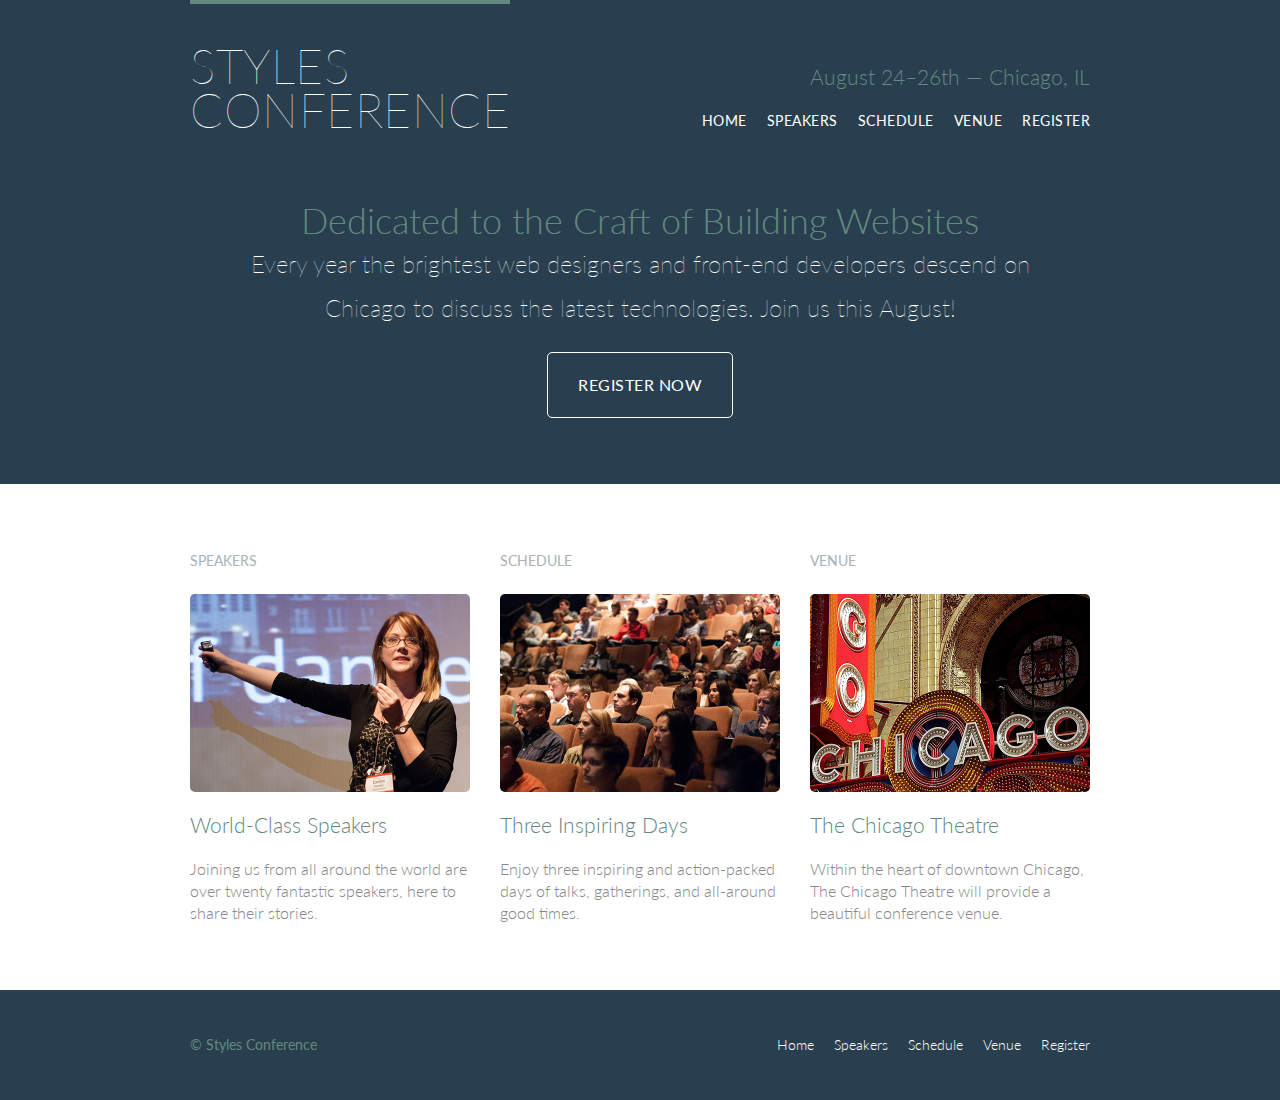
<file: index.html>
<!DOCTYPE html>
<html lang="en">

  <head>
    <meta charset="utf-8">
    <title>Styles Conference</title>
    <link rel="stylesheet" href="assets/stylesheets/main.css">
    <link rel="stylesheet" href="http://fonts.googleapis.com/css?family=Lato:100,300,400">
  </head>

  <body>

    <!-- Header -->

    <header class="primary-header container group">

      <h1 class="logo">
        <a href="index.html">Styles <br> Conference</a>
      </h1>

      <h3 class="tagline">August 24&ndash;26th &mdash; Chicago, IL</h3>

      <nav class="nav primary-nav">
        <ul>
          <li><a href="index.html">Home</a></li><!--
          --><li><a href="speakers.html">Speakers</a></li><!--
          --><li><a href="schedule.html">Schedule</a></li><!--
          --><li><a href="venue.html">Venue</a></li><!--
          --><li><a href="register.html">Register</a></li>
        </ul>
      </nav>

    </header>

    <!-- Hero -->

    <section class="hero container">

      <h2>Dedicated to the Craft of Building Websites</h2>

      <p>Every year the brightest web designers and front-end developers descend on Chicago to discuss the latest technologies. Join us this August!</p>

      <a class="btn btn-alt" href="register.html">Register Now</a>

    </section>

    <!-- Teasers -->

    <section class="row">
      <div class="grid">

        <!-- Speakers -->

        <section class="teaser col-1-3">
          <h5>Speakers</h5>
          <a href="speakers.html">
            <img src="assets/images/home/speakers.jpg" alt="Professional Speaker">
            <h3>World-Class Speakers</h3>
          </a>
          <p>Joining us from all around the world are over twenty fantastic speakers, here to share their stories.</p>
        </section><!--

        Schedule

        --><section class="teaser col-1-3">
            <h5>Schedule</h5>
            <a href="schedule.html"></a>
              <img src="assets/images/home/schedule.jpg" alt="Professional Speaker">
              <h3>Three Inspiring Days</h3>
          </a>
          <p>Enjoy three inspiring and action-packed days of talks, gatherings, and all-around good times.</p>
        </section><!--

        Venue

        --><section class="teaser col-1-3">
            <h5>Venue</h5>
            <a href="venue.html">
              <img src="assets/images/home/venue.jpg" alt="Professional Speaker">
              <h3>The Chicago Theatre</h3>
            </a>
          <p>Within the heart of downtown Chicago, The Chicago Theatre will provide a beautiful conference venue.</p>
        </section>

      </div>
    </section>

    <!-- Footer -->

    <footer class="primary-footer container group">

      <small>&copy; Styles Conference</small>

      <nav class="nav">
        <ul>
          <li><a href="index.html">Home</a></li><!--
          --><li><a href="speakers.html">Speakers</a></li><!--
          --><li><a href="schedule.html">Schedule</a></li><!--
          --><li><a href="venue.html">Venue</a></li><!--
          --><li><a href="register.html">Register</a></li>
        </ul>
      </nav>

    </footer>

  </body>
</html>
</file>
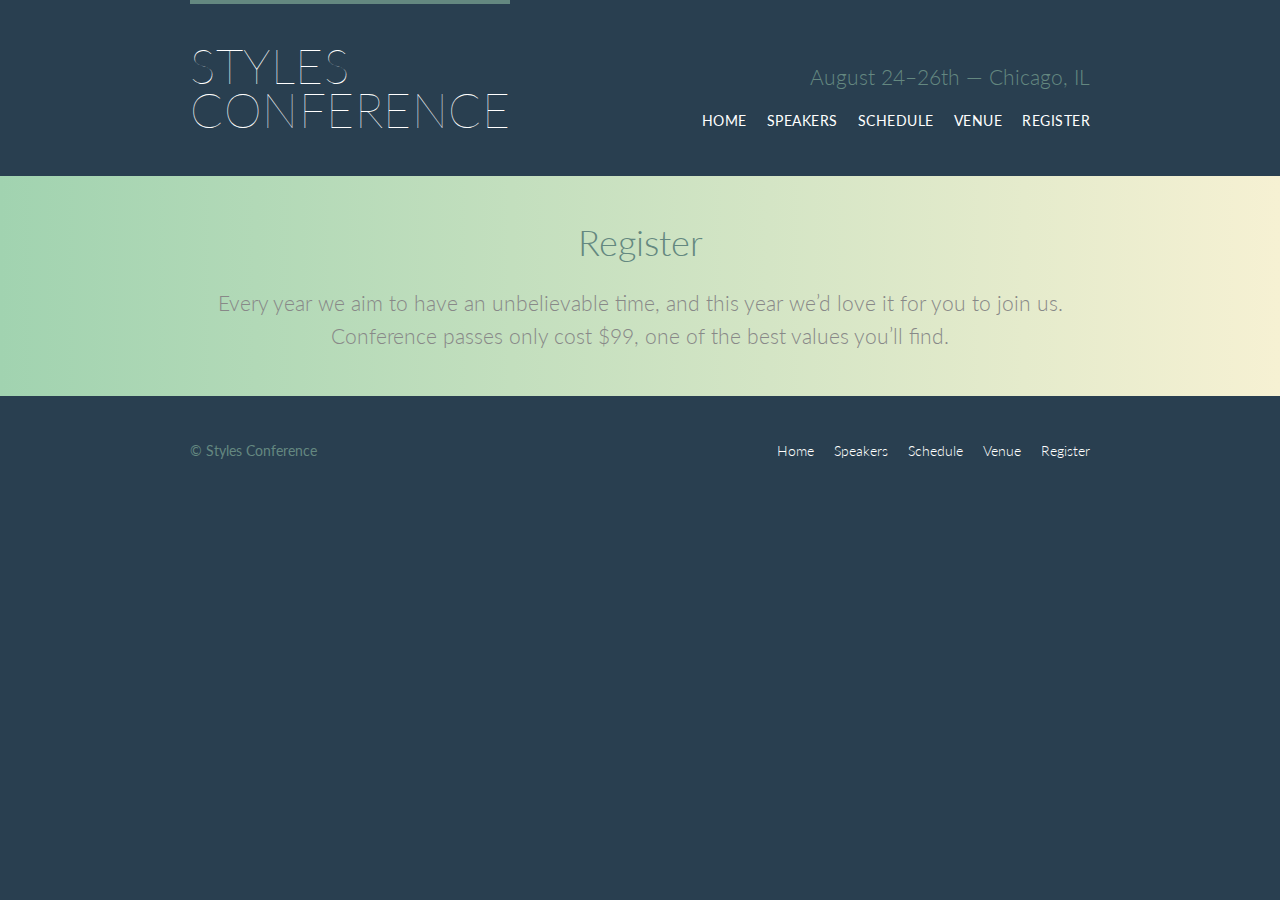
<file: register.html>
<!DOCTYPE html>
<html lang="en">

  <head>
    <meta charset="utf-8">
    <title>Register - Styles Conference</title>
    <link rel="stylesheet" href="assets/stylesheets/main.css">
    <link rel="stylesheet" href="http://fonts.googleapis.com/css?family=Lato:100,300,400">
  </head>

  <body>

    <!-- Header -->

    <header class="primary-header container group">

      <h1 class="logo">
        <a href="index.html">Styles <br> Conference</a>
      </h1>

      <h3 class="tagline">August 24&ndash;26th &mdash; Chicago, IL</h3>

      <nav class="nav primary-nav">
        <ul>
          <li><a href="index.html">Home</a></li><!--
          --><li><a href="speakers.html">Speakers</a></li><!--
          --><li><a href="schedule.html">Schedule</a></li><!--
          --><li><a href="venue.html">Venue</a></li><!--
          --><li><a href="register.html">Register</a></li>
        </ul>
      </nav>

    </header>

    <!-- Lead -->

    <section class="row-alt">
      <div class="lead container">

        <h1>Register</h1>

        <p>Every year we aim to have an unbelievable time, and this year we&#8217;d love it for you to join us. Conference passes only cost $99, one of the best values you&#8217;ll find.</p>

      </div>
    </section>

    <!-- Footer -->

    <footer class="primary-footer container group">

      <small>&copy; Styles Conference</small>

      <nav class="nav">
        <ul>
          <li><a href="index.html">Home</a></li><!--
          --><li><a href="speakers.html">Speakers</a></li><!--
          --><li><a href="schedule.html">Schedule</a></li><!--
          --><li><a href="venue.html">Venue</a></li><!--
          --><li><a href="register.html">Register</a></li>
        </ul>
      </nav>

    </footer>

  </body>
</html>
</file>
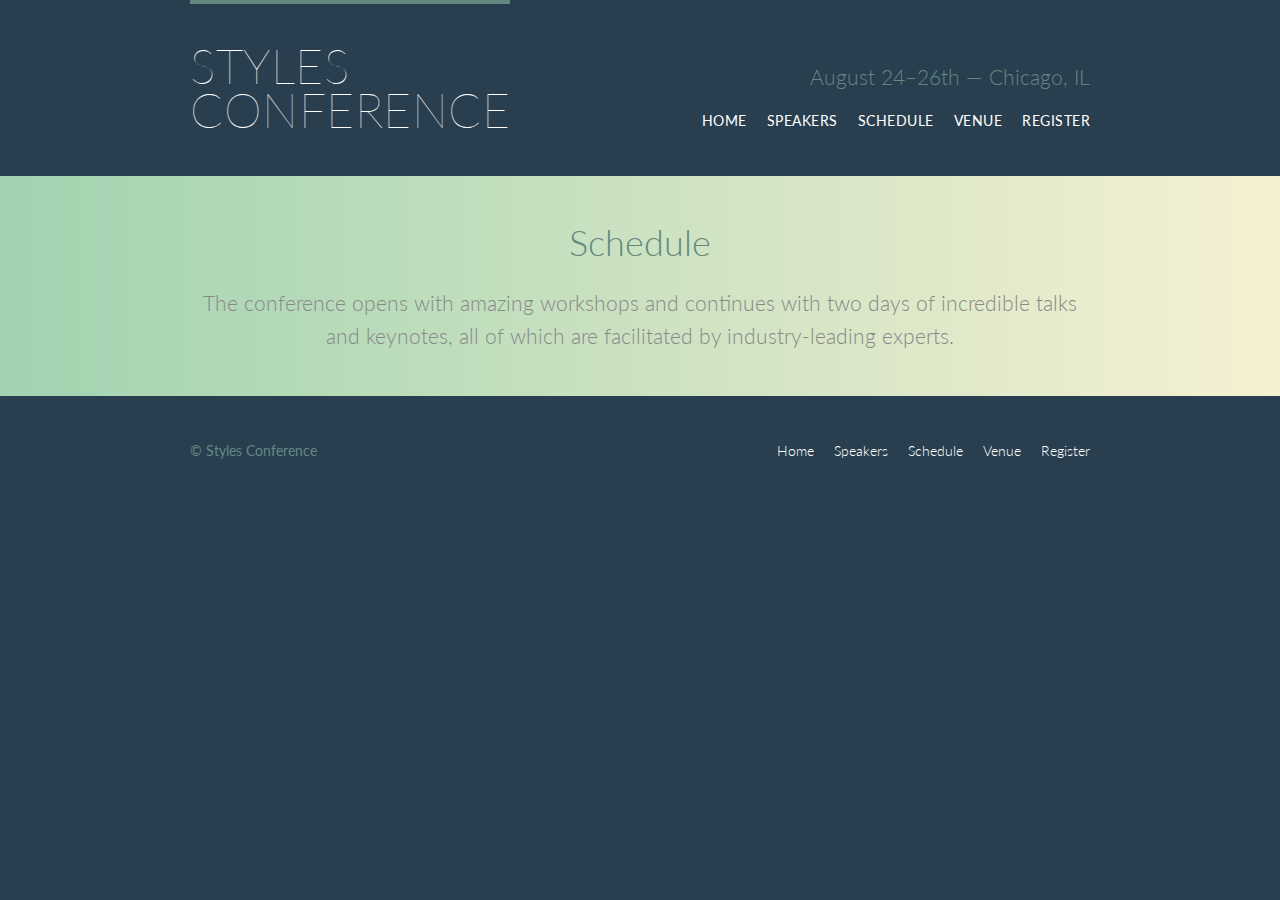
<file: schedule.html>
<!DOCTYPE html>
<html lang="en">

  <head>
    <meta charset="utf-8">
    <title>Schedule - Styles Conference</title>
    <link rel="stylesheet" href="assets/stylesheets/main.css">
    <link rel="stylesheet" href="http://fonts.googleapis.com/css?family=Lato:100,300,400">
  </head>

  <body>

    <!-- Header -->

    <header class="primary-header container group">

      <h1 class="logo">
        <a href="index.html">Styles <br> Conference</a>
      </h1>

      <h3 class="tagline">August 24&ndash;26th &mdash; Chicago, IL</h3>

      <nav class="nav primary-nav">
        <ul>
          <li><a href="index.html">Home</a></li><!--
          --><li><a href="speakers.html">Speakers</a></li><!--
          --><li><a href="schedule.html">Schedule</a></li><!--
          --><li><a href="venue.html">Venue</a></li><!--
          --><li><a href="register.html">Register</a></li>
        </ul>
      </nav>

    </header>

    <!-- Lead -->

    <section class="row-alt">
      <div class="lead container">

        <h1>Schedule</h1>

        <p>The conference opens with amazing workshops and continues with two days of incredible talks and keynotes, all of which are facilitated by industry-leading experts.</p>

      </div>
    </section>

    <!-- Footer -->

    <footer class="primary-footer container group">

      <small>&copy; Styles Conference</small>

      <nav class="nav">
        <ul>
          <li><a href="index.html">Home</a></li><!--
          --><li><a href="speakers.html">Speakers</a></li><!--
          --><li><a href="schedule.html">Schedule</a></li><!--
          --><li><a href="venue.html">Venue</a></li><!--
          --><li><a href="register.html">Register</a></li>
        </ul>
      </nav>

    </footer>

  </body>
</html>
</file>
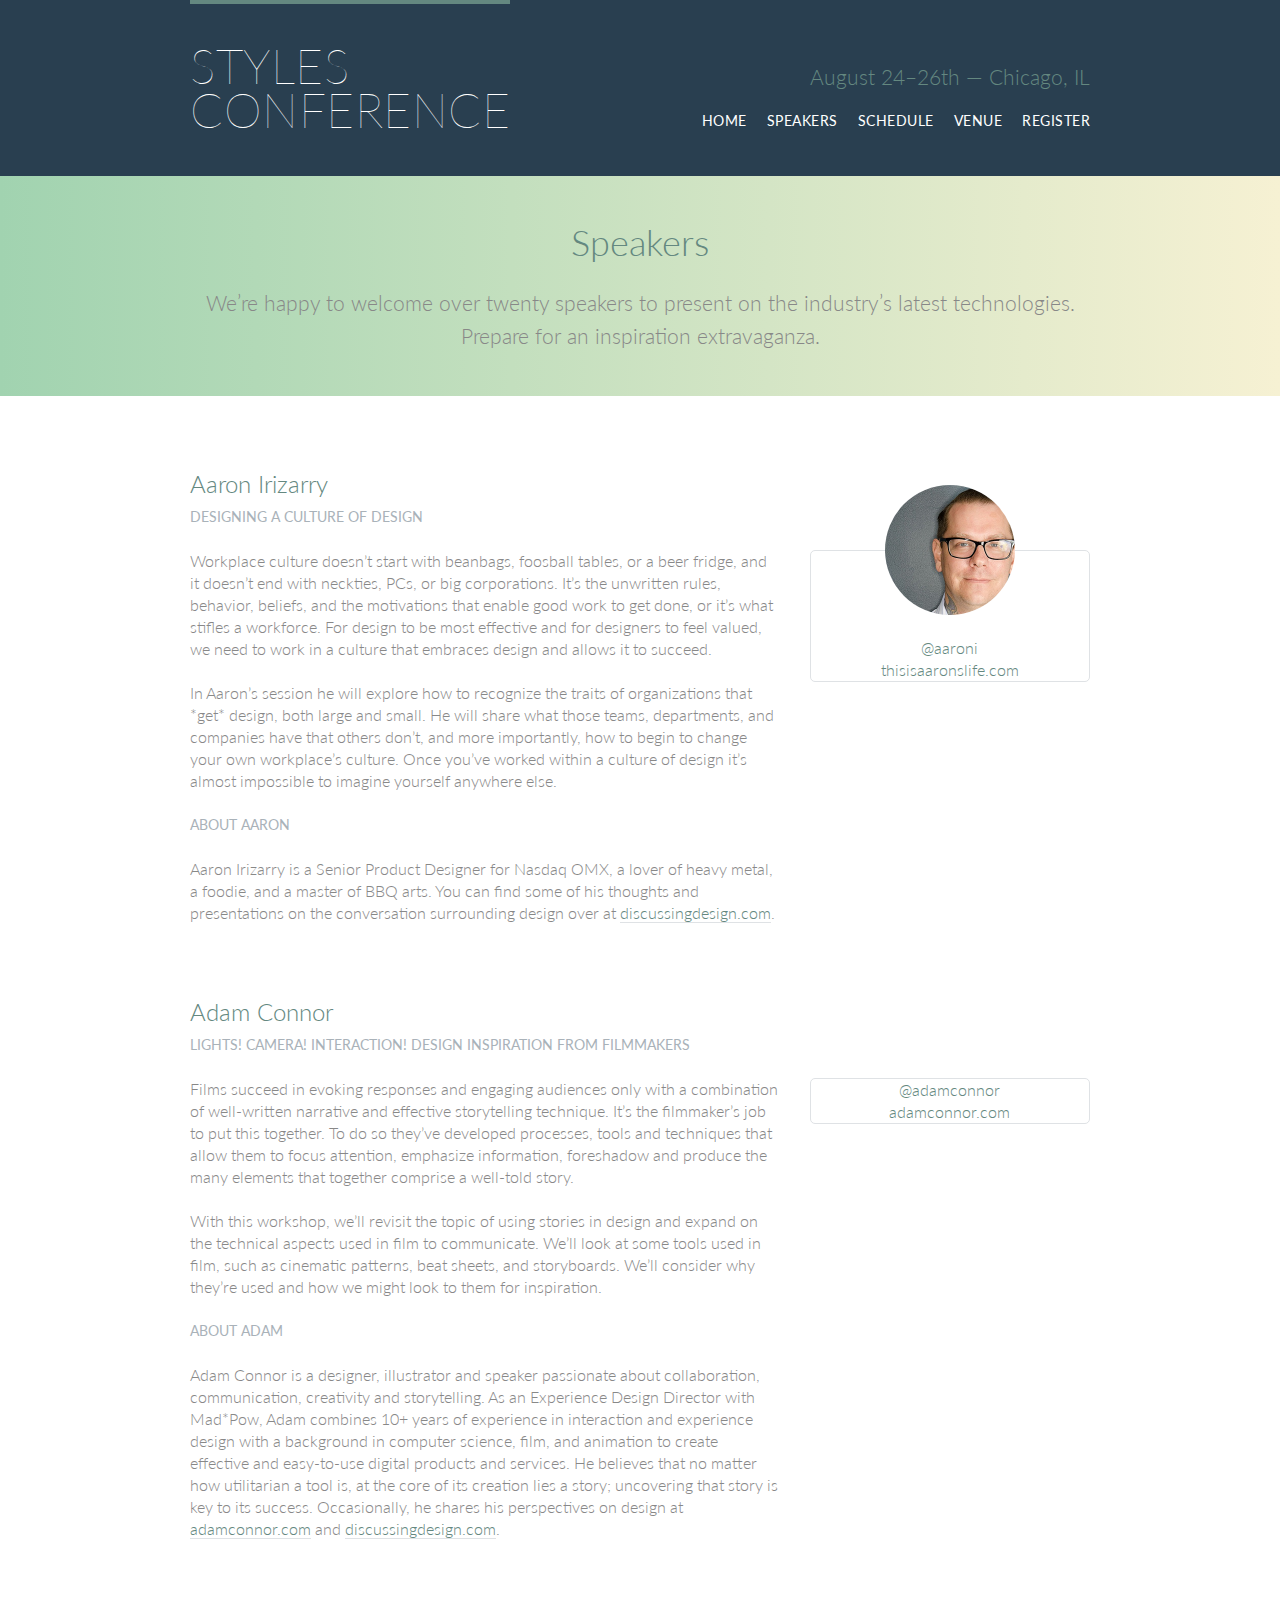
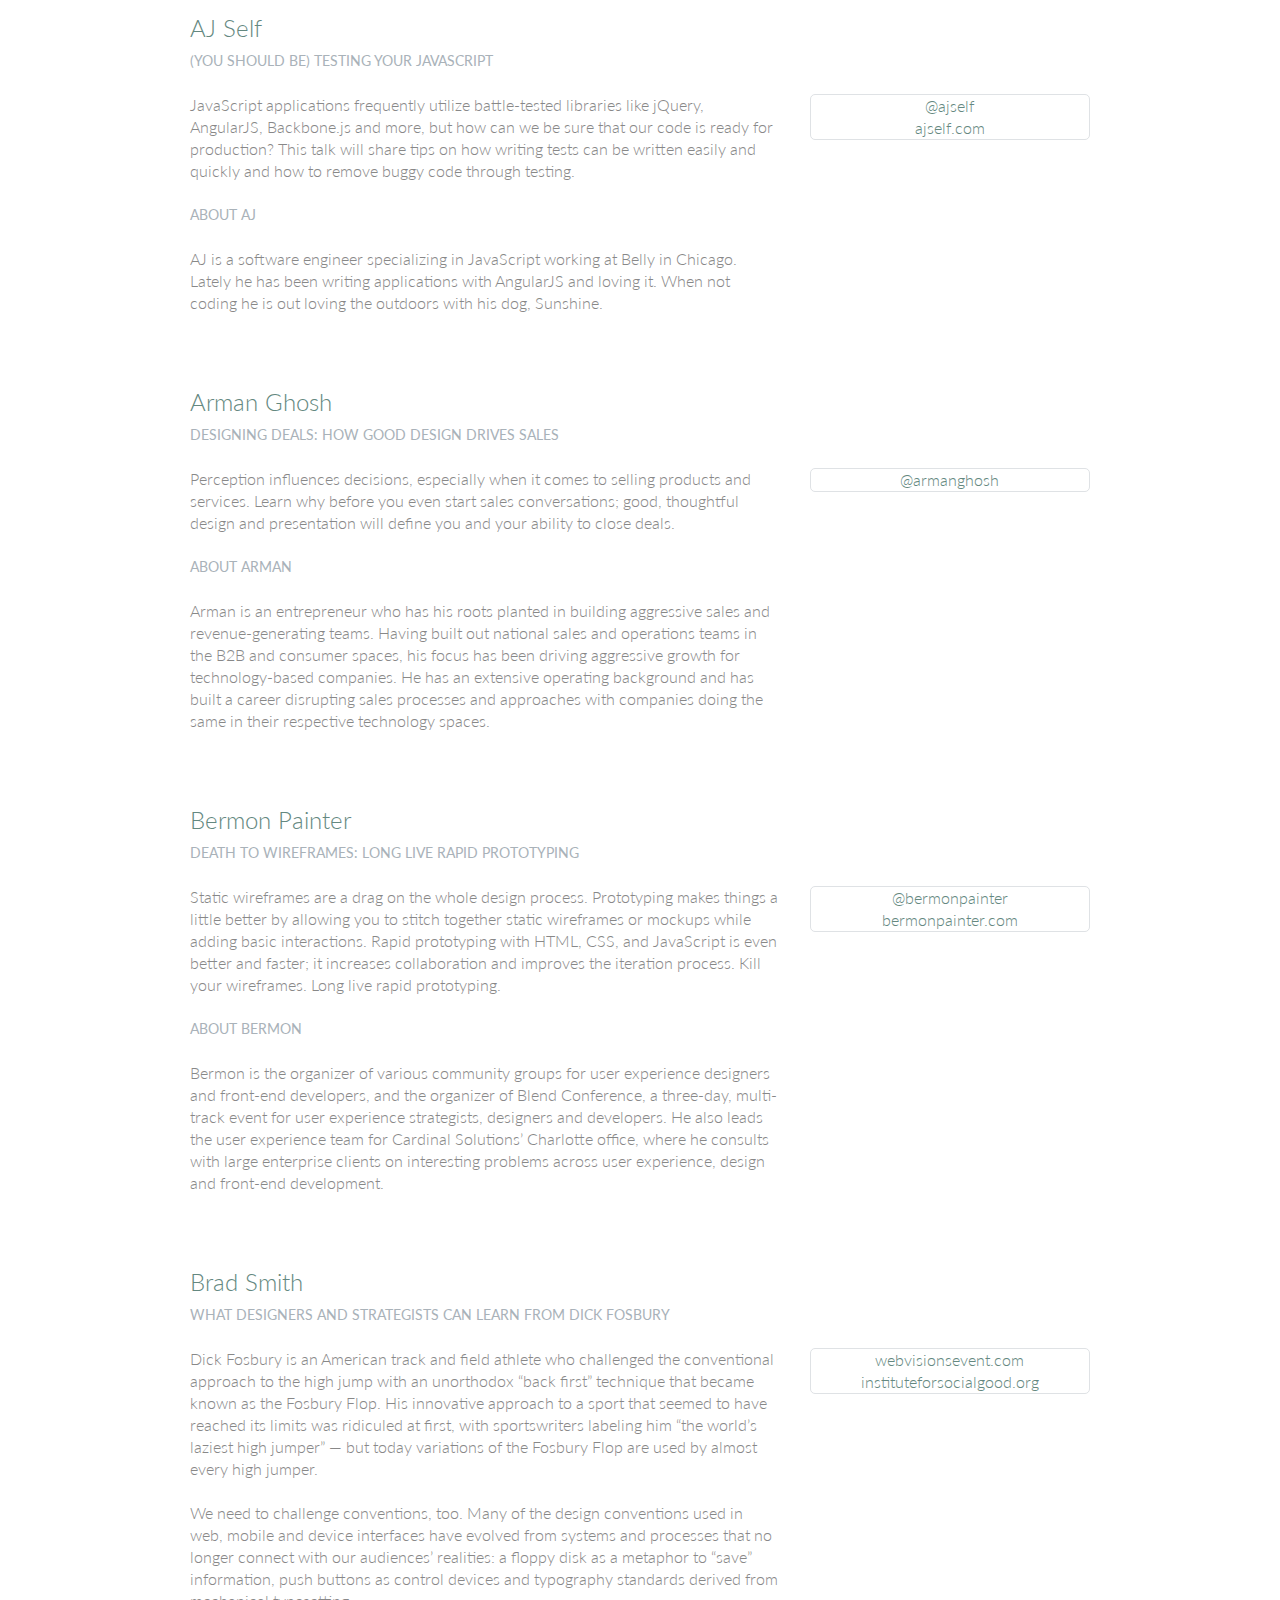
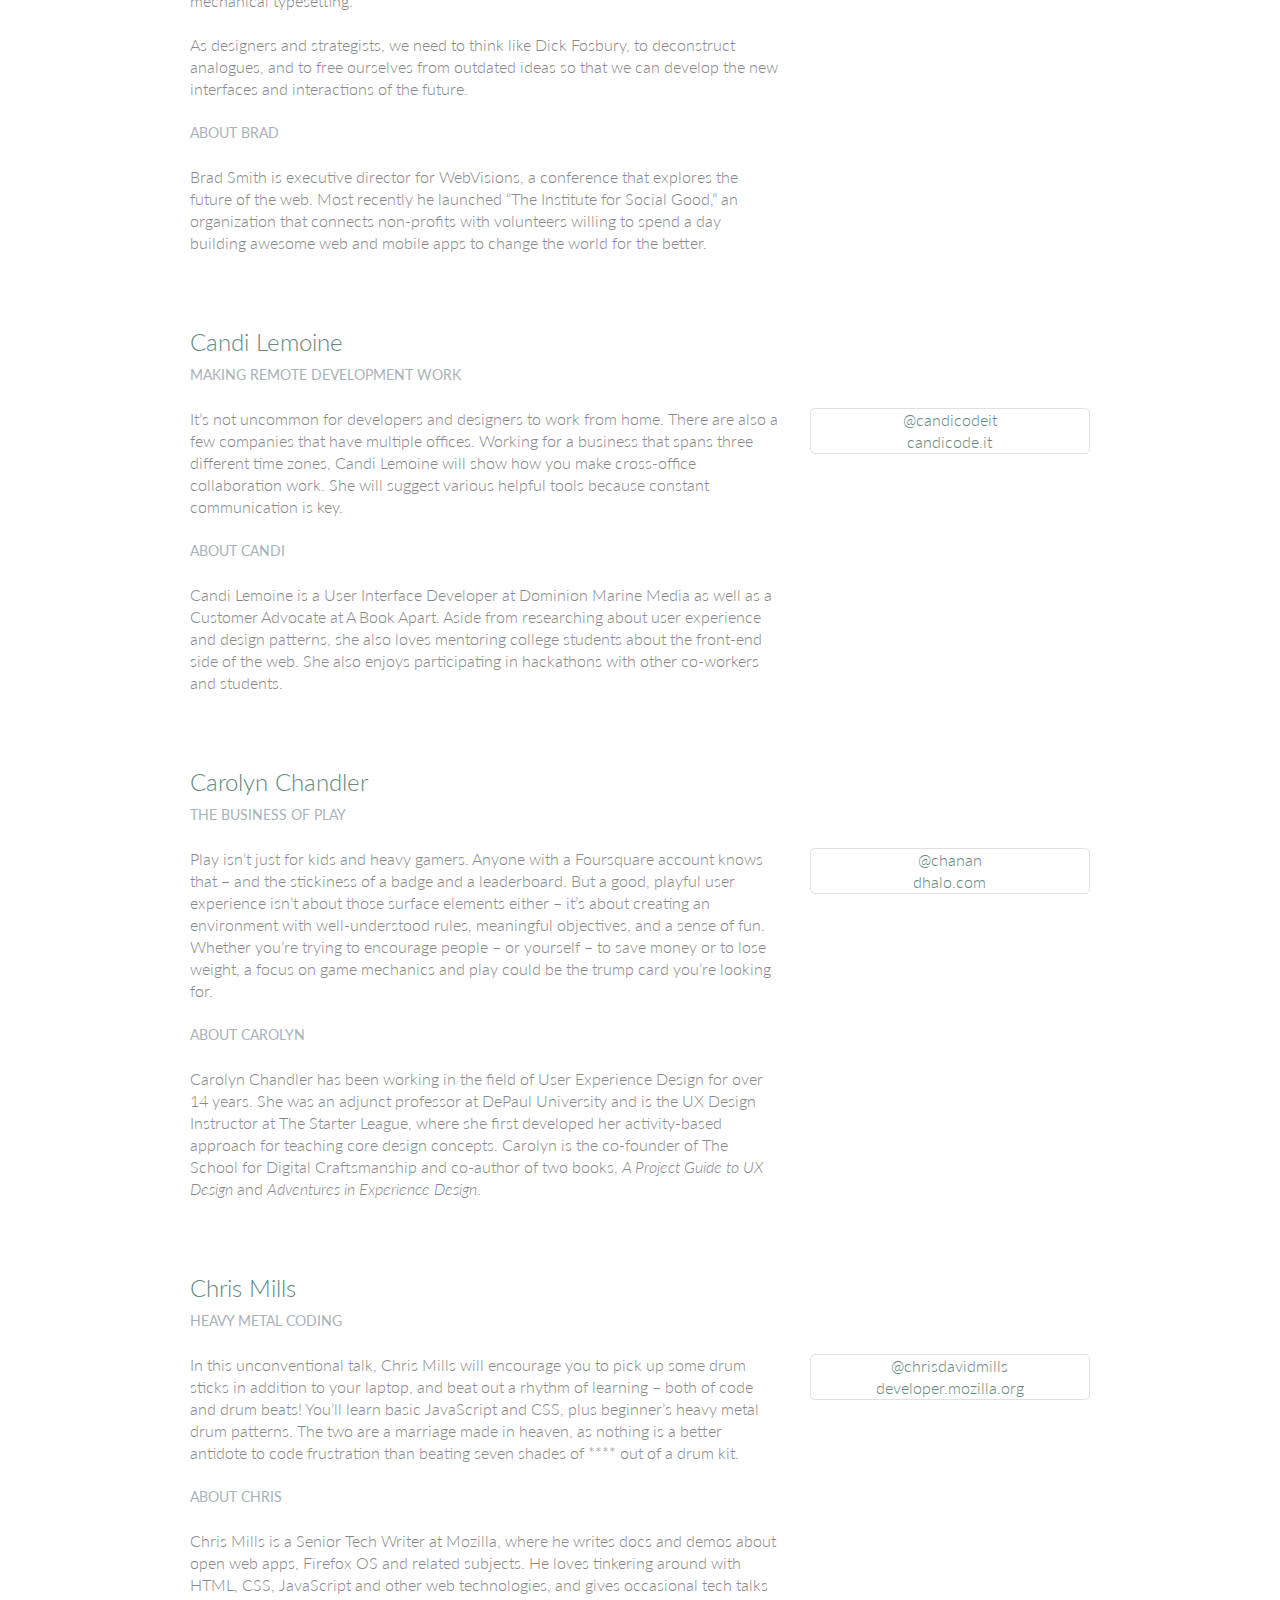
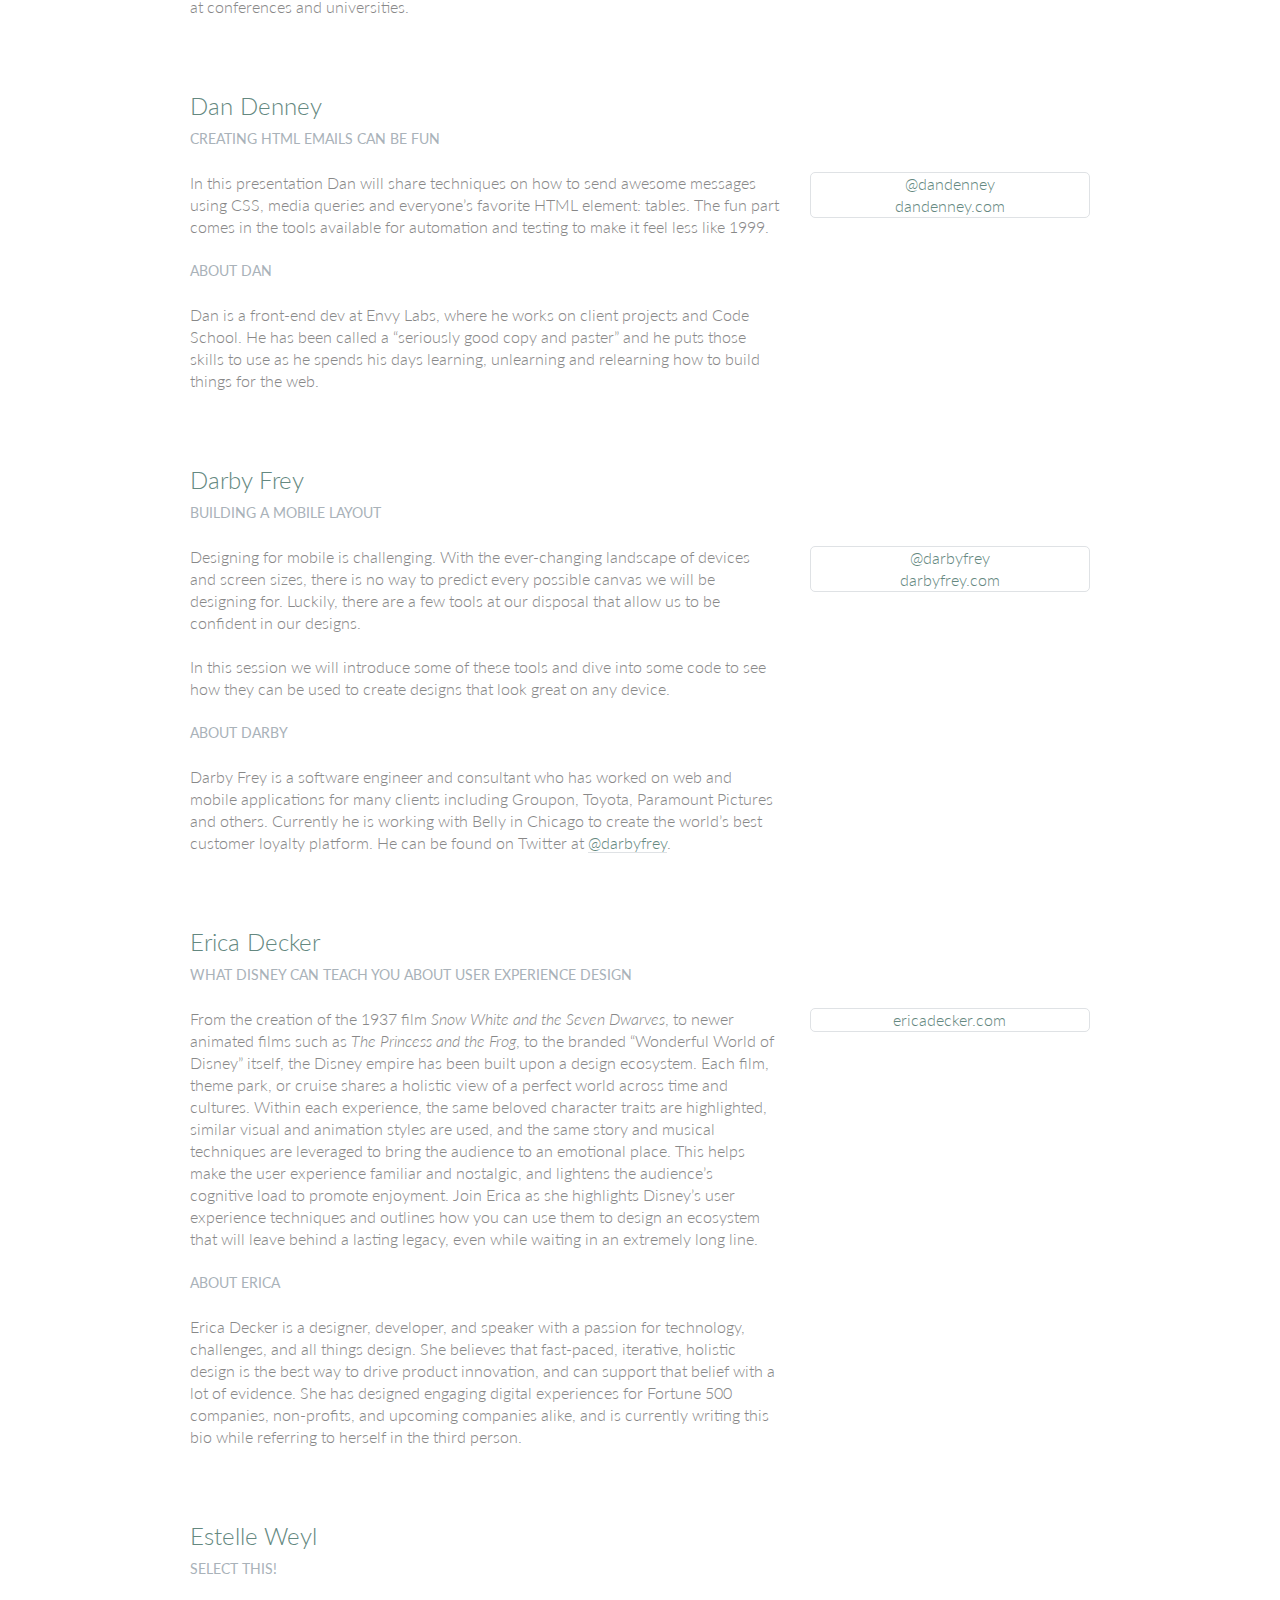
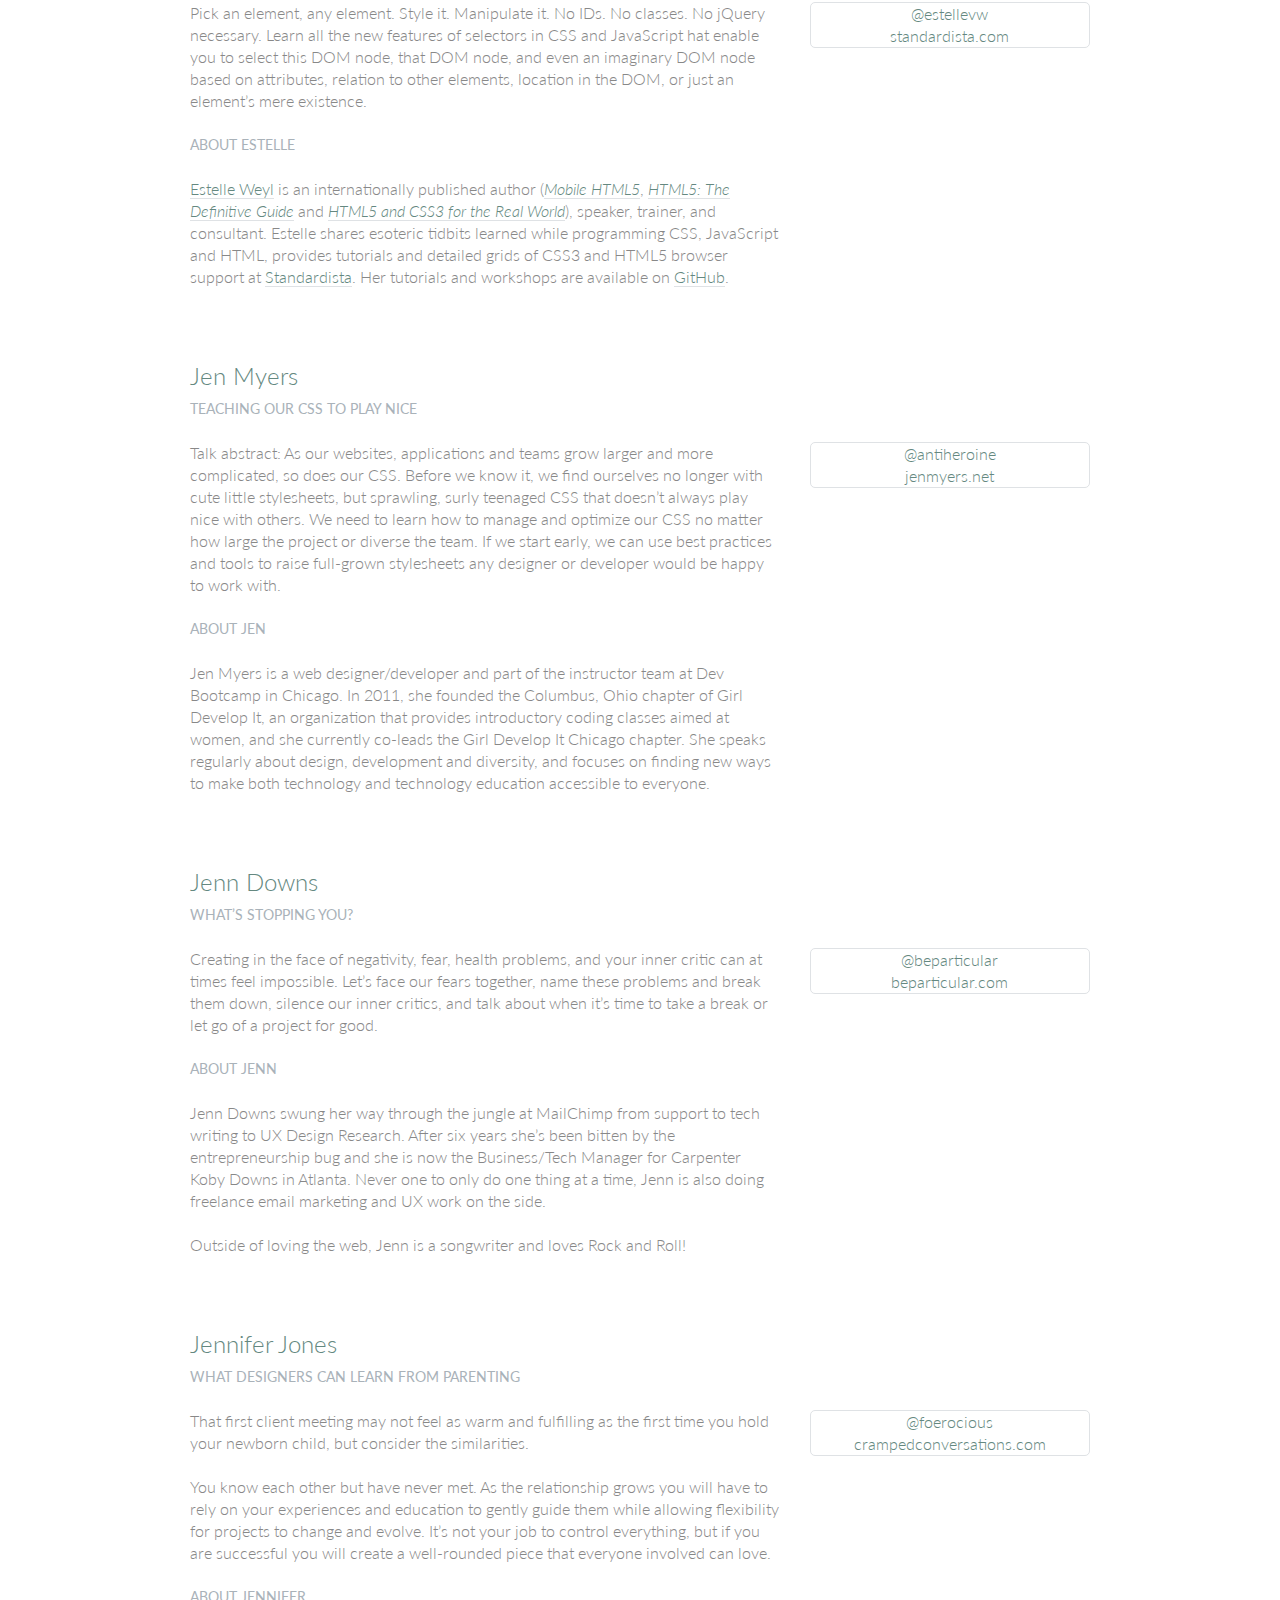
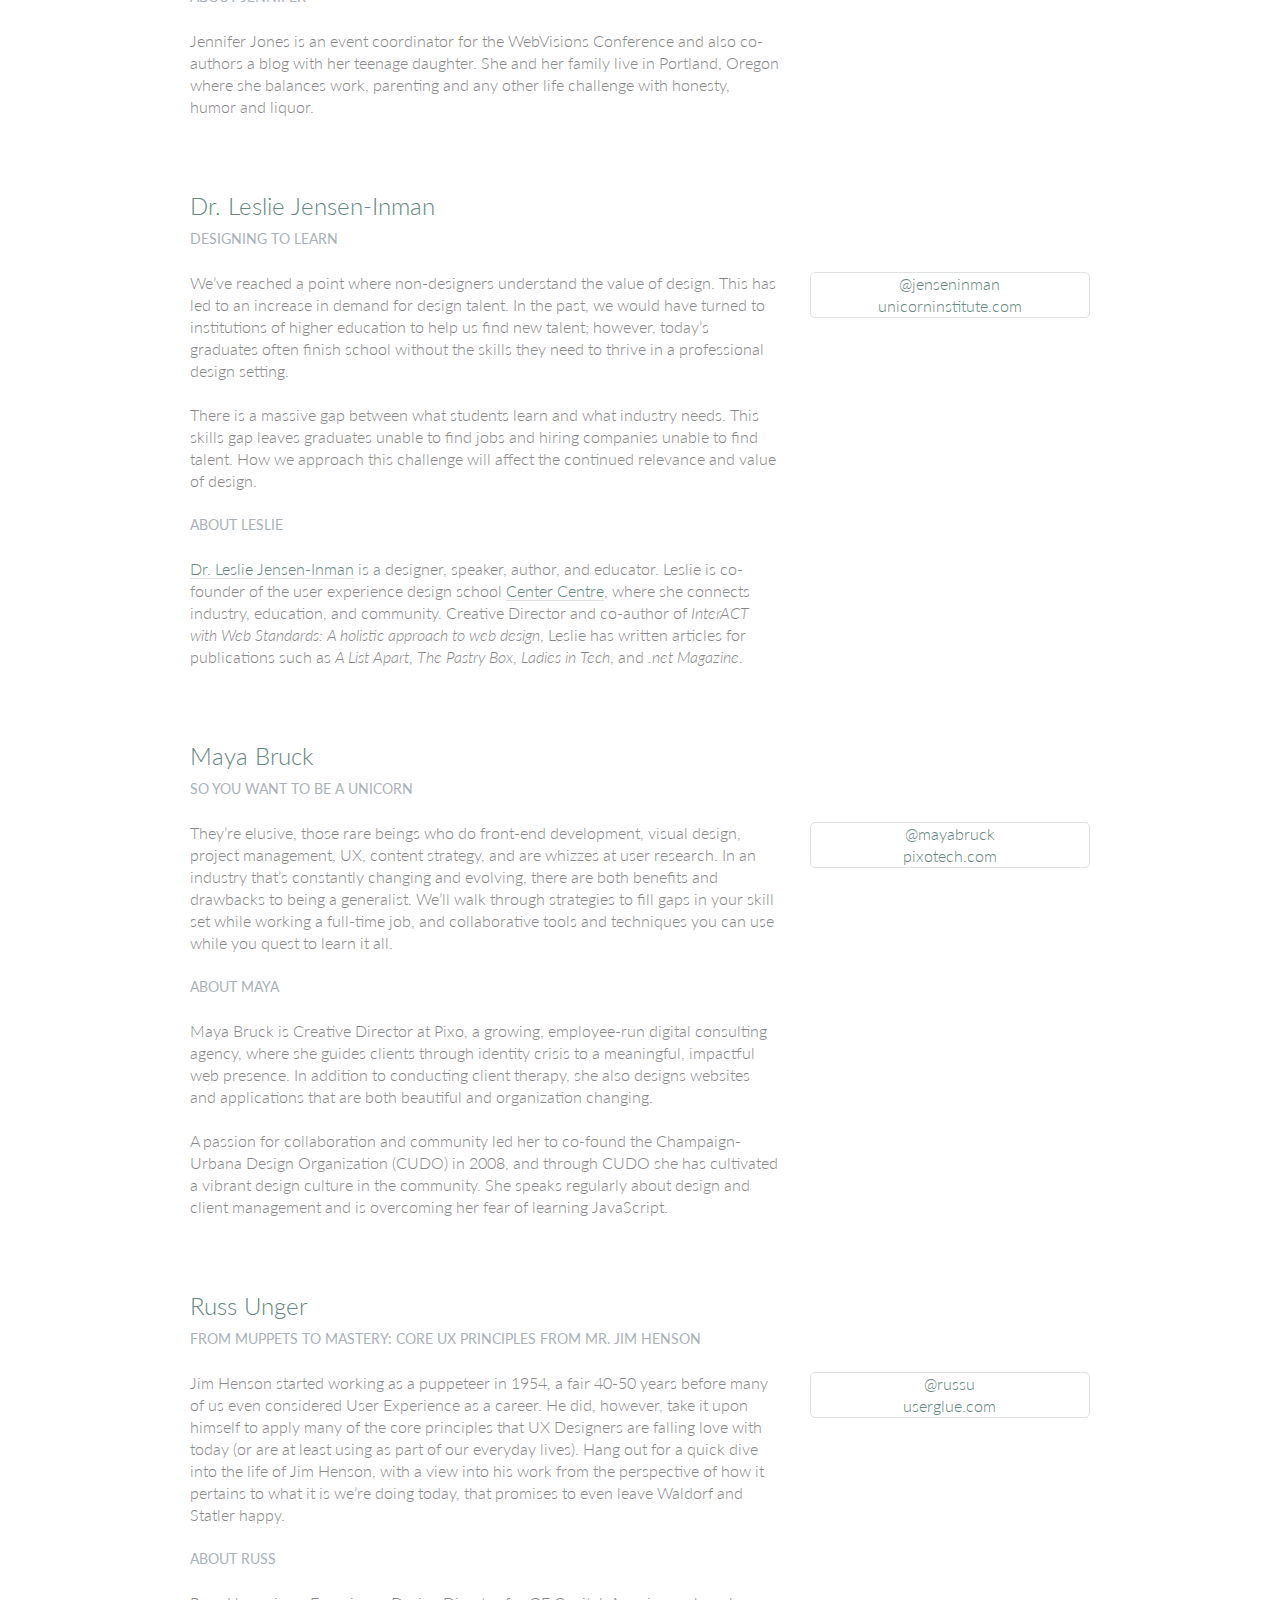
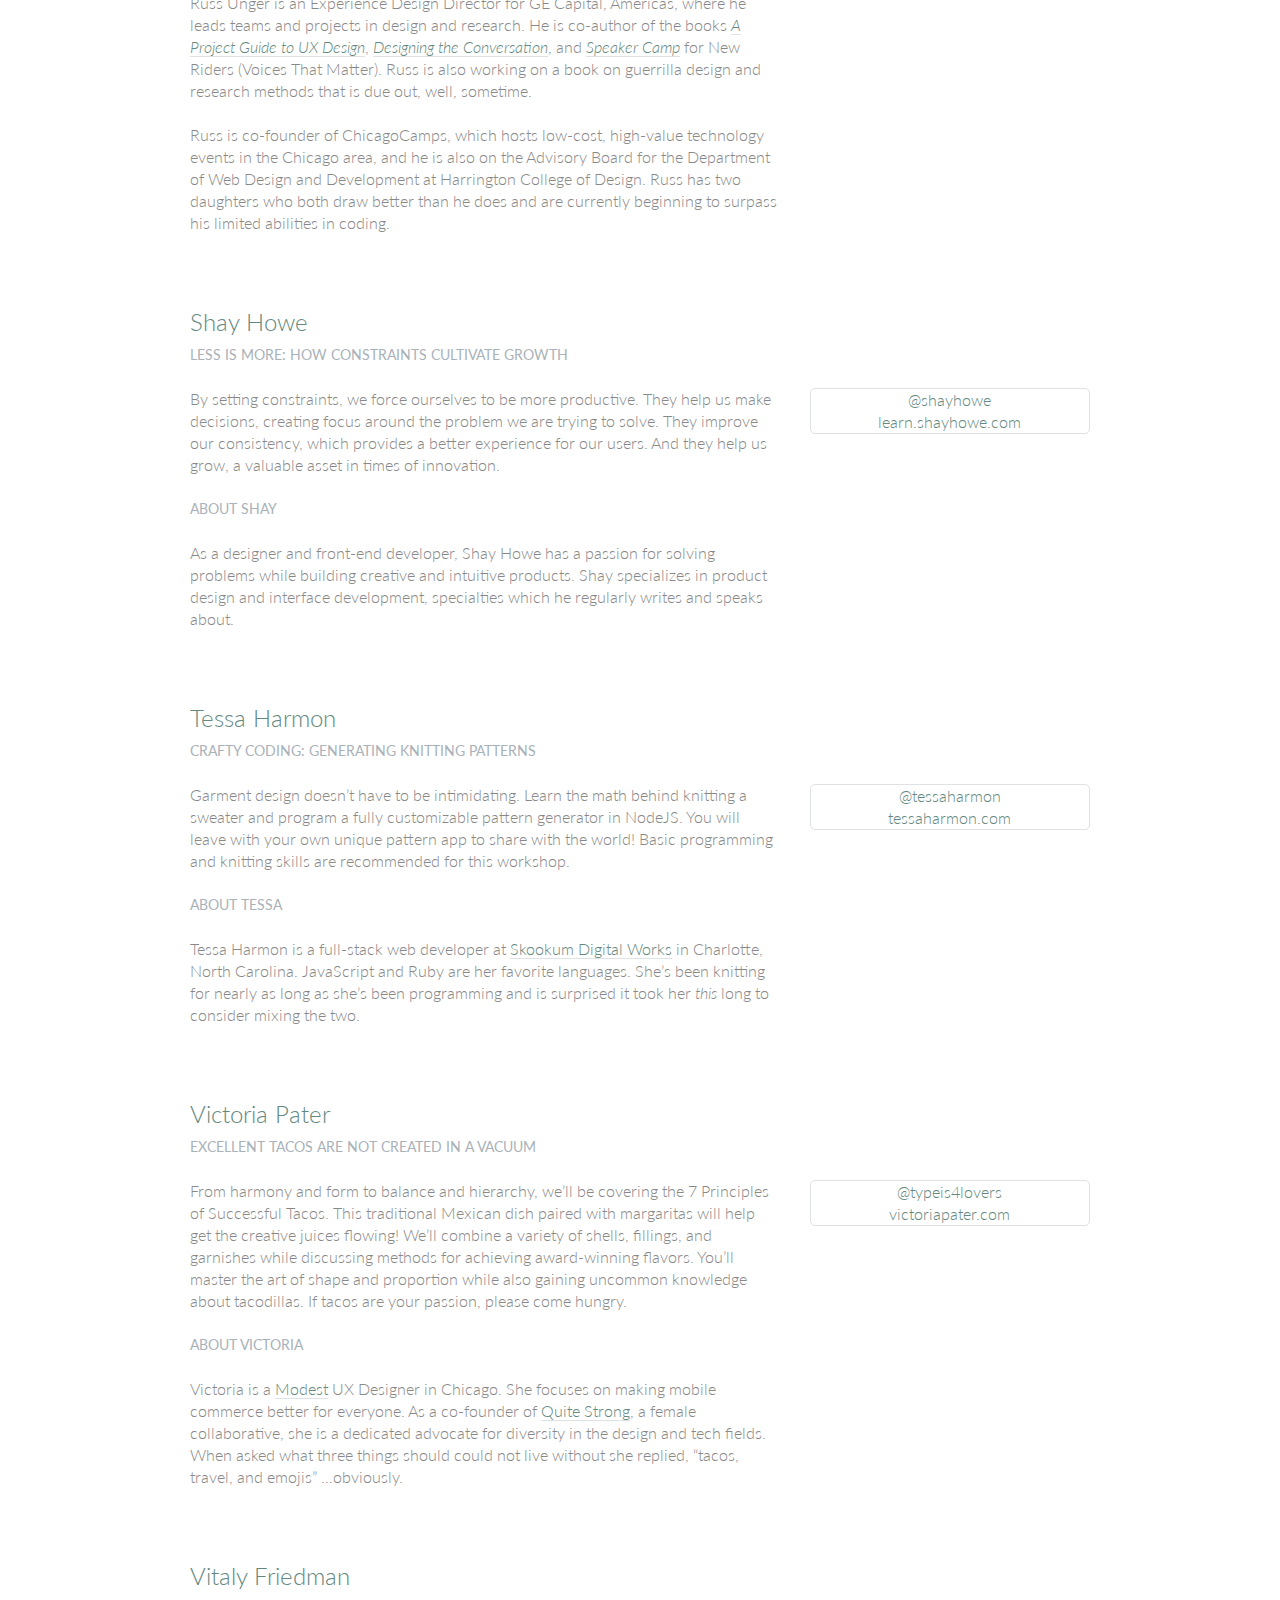
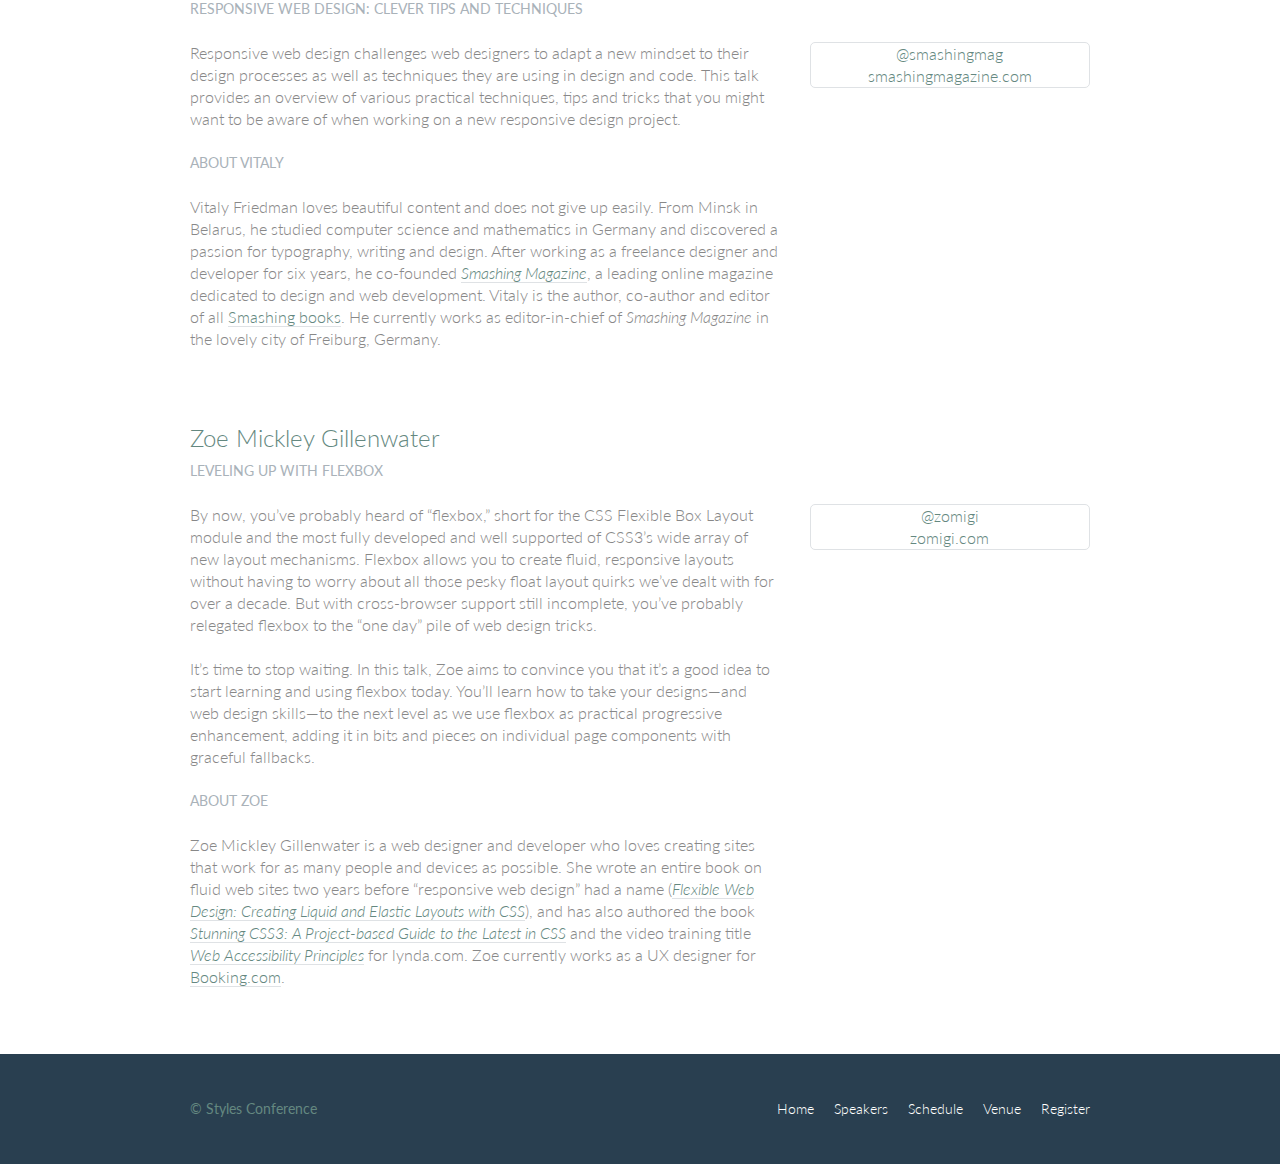
<file: speakers.html>
<!DOCTYPE html>
<html lang="en">

  <head>
    <meta charset="utf-8">
    <title>Speakers - Styles Conference</title>
    <link rel="stylesheet" href="assets/stylesheets/main.css">
    <link rel="stylesheet" href="http://fonts.googleapis.com/css?family=Lato:100,300,400">
  </head>

  <body>

    <!-- Header -->

    <header class="primary-header container group">

      <h1 class="logo">
        <a href="index.html">Styles <br> Conference</a>
      </h1>

      <h3 class="tagline">August 24&ndash;26th &mdash; Chicago, IL</h3>

      <nav class="nav primary-nav">
        <ul>
          <li><a href="index.html">Home</a></li><!--
          --><li><a href="speakers.html">Speakers</a></li><!--
          --><li><a href="schedule.html">Schedule</a></li><!--
          --><li><a href="venue.html">Venue</a></li><!--
          --><li><a href="register.html">Register</a></li>
        </ul>
      </nav>

    </header>

    <!-- Lead -->

    <section class="row-alt">
      <div class="lead container">

        <h1>Speakers</h1>

        <p>We&#8217;re happy to welcome over twenty speakers to present on the industry&#8217;s latest technologies. Prepare for an inspiration extravaganza.</p>

      </div>
    </section>

    <!-- Main content -->

    <section class="row">
      <div class="grid">

        <!-- Aaron Irizarry -->

        <section class="speaker" id="aaron-irizarry">

          <div class="col-2-3">

            <h2>Aaron Irizarry</h2>
            <h5>Designing a Culture of Design</h5>

            <p>Workplace culture doesn&#8217;t start with beanbags, foosball tables, or a beer fridge, and it doesn&#8217;t end with neckties, PCs, or big corporations. It&#8217;s the unwritten rules, behavior, beliefs, and the motivations that enable good work to get done, or it&#8217;s what stifles a workforce. For design to be most effective and for designers to feel valued, we need to work in a culture that embraces design and allows it to succeed.</p>

            <p>In Aaron&#8217;s session he will explore how to recognize the traits of organizations that *get* design, both large and small. He will share what those teams, departments, and companies have that others don&#8217;t, and more importantly, how to begin to change your own workplace&#8217;s culture. Once you&#8217;ve worked within a culture of design it&#8217;s almost impossible to imagine yourself anywhere else.</p>

            <h5>About Aaron</h5>

            <p>Aaron Irizarry is a Senior Product Designer for Nasdaq OMX, a lover of heavy metal, a foodie, and a master of BBQ arts. You can find some of his thoughts and presentations on the conversation surrounding design over at <a href="http://www.discussingdesign.com/">discussingdesign.com</a>.</p>

          </div><!--

          --><aside class="col-1-3">
            <div class="speaker-info">
              <img src="assets/images/speakers/aaron-irizarry.jpg" alt="Shay Howe">
              <ul>
                <li><a href="https://twitter.com/aaroni">@aaroni</a></li>
                <li><a href="http://www.thisisaaronslife.com/">thisisaaronslife.com</a></li>
              </ul>

            </div>
          </aside>

        </section>

        <!-- Adam Connor -->

        <section class="speaker" id="adam-connor">

          <div class="col-2-3">

            <h2>Adam Connor</h2>
            <h5>Lights! Camera! Interaction! Design Inspiration from Filmmakers</h5>

            <p>Films succeed in evoking responses and engaging audiences only with a combination of well-written narrative and effective storytelling technique. It&#8217;s the filmmaker&#8217;s job to put this together. To do so they&#8217;ve developed processes, tools and techniques that allow them to focus attention, emphasize information, foreshadow and produce the many elements that together comprise a well-told story.</p>

            <p>With this workshop, we&#8217;ll revisit the topic of using stories in design and expand on the technical aspects used in film to communicate. We&#8217;ll look at some tools used in film, such as cinematic patterns, beat sheets, and storyboards. We&#8217;ll consider why they&#8217;re used and how we might look to them for inspiration.</p>

            <h5>About Adam</h5>

            <p>Adam Connor is a designer, illustrator and speaker passionate about collaboration, communication, creativity and storytelling. As an Experience Design Director with Mad*Pow, Adam combines 10+ years of experience in interaction and experience design with a background in computer science, film, and animation to create effective and easy-to-use digital products and services. He believes that no matter how utilitarian a tool is, at the core of its creation lies a story; uncovering that story is key to its success. Occasionally, he shares his perspectives on design at <a href="http://adamconnor.com/">adamconnor.com</a> and <a href="http://www.discussingdesign.com/">discussingdesign.com</a>.</p>

          </div><!--

          --><aside class="col-1-3">
            <div class="speaker-info">

              <ul>
                <li><a href="https://twitter.com/adamconnor">@adamconnor</a></li>
                <li><a href="http://adamconnor.com/">adamconnor.com</a></li>
              </ul>

            </div>
          </aside>

        </section>

        <!-- AJ Self -->

        <section class="speaker" id="aj-self">

          <div class="col-2-3">

            <h2>AJ Self</h2>
            <h5>(You Should Be) Testing Your JavaScript</h5>

            <p>JavaScript applications frequently utilize battle-tested libraries like jQuery, AngularJS, Backbone.js and more, but how can we be sure that our code is ready for production? This talk will share tips on how writing tests can be written easily and quickly and how to remove buggy code through testing.</p>

            <h5>About AJ</h5>

            <p>AJ is a software engineer specializing in JavaScript working at Belly in Chicago. Lately he has been writing applications with AngularJS and loving it. When not coding he is out loving the outdoors with his dog, Sunshine.</p>

          </div><!--

          --><aside class="col-1-3">
            <div class="speaker-info">

              <ul>
                <li><a href="https://twitter.com/ajself">@ajself</a></li>
                <li><a href="http://www.ajself.com/">ajself.com</a></li>
              </ul>

            </div>
          </aside>

        </section>

        <!-- Arman Ghosh -->

        <section class="speaker" id="arman-ghosh">

          <div class="col-2-3">

            <h2>Arman Ghosh</h2>
            <h5>Designing Deals: How Good Design Drives Sales</h5>

            <p>Perception influences decisions, especially when it comes to selling products and services. Learn why before you even start sales conversations; good, thoughtful design and presentation will define you and your ability to close deals.</p>

            <h5>About Arman</h5>

            <p>Arman is an entrepreneur who has his roots planted in building aggressive sales and revenue-generating teams. Having built out national sales and operations teams in the B2B and consumer spaces, his focus has been driving aggressive growth for technology-based companies. He has an extensive operating background and has built a career disrupting sales processes and approaches with companies doing the same in their respective technology spaces.</p>

          </div><!--

          --><aside class="col-1-3">
            <div class="speaker-info">

              <ul>
                <li><a href="https://twitter.com/armanghosh">@armanghosh</a></li>
              </ul>

            </div>
          </aside>

        </section>

        <!-- Bermon Painter -->

        <section class="speaker" id="bermon-painter">

          <div class="col-2-3">

            <h2>Bermon Painter</h2>
            <h5>Death to Wireframes: Long Live Rapid Prototyping</h5>

            <p>Static wireframes are a drag on the whole design process. Prototyping makes things a little better by allowing you to stitch together static wireframes or mockups while adding basic interactions. Rapid prototyping with HTML, CSS, and JavaScript is even better and faster; it increases collaboration and improves the iteration process. Kill your wireframes. Long live rapid prototyping.</p>

            <h5>About Bermon</h5>

            <p>Bermon is the organizer of various community groups for user experience designers and front-end developers, and the organizer of Blend Conference, a three-day, multi-track event for user experience strategists, designers and developers. He also leads the user experience team for Cardinal Solutions&#8217; Charlotte office, where he consults with large enterprise clients on interesting problems across user experience, design and front-end development.</p>

          </div><!--

          --><aside class="col-1-3">
            <div class="speaker-info">

              <ul>
                <li><a href="https://twitter.com/bermonpainter">@bermonpainter</a></li>
                <li><a href="http://bermonpainter.com/">bermonpainter.com</a></li>
              </ul>

            </div>
          </aside>

        </section>

        <!-- Brad Smith -->

        <section class="speaker" id="brad-smith">

          <div class="col-2-3">

            <h2>Brad Smith</h2>
            <h5>What Designers and Strategists Can Learn from Dick Fosbury</h5>

            <p>Dick Fosbury is an American track and field athlete who challenged the conventional approach to the high jump with an unorthodox &#8220;back first&#8221; technique that became known as the Fosbury Flop. His innovative approach to a sport that seemed to have reached its limits was ridiculed at first, with sportswriters labeling him &#8220;the world&#8217;s laziest high jumper&#8221; &#8212; but today variations of the Fosbury Flop are used by almost every high jumper.</p>

            <p>We need to challenge conventions, too. Many of the design conventions used in web, mobile and device interfaces have evolved from systems and processes that no longer connect with our audiences&#8217; realities: a floppy disk as a metaphor to &#8220;save&#8221; information, push buttons as control devices and typography standards derived from mechanical typesetting.</p>

            <p>As designers and strategists, we need to think like Dick Fosbury, to deconstruct analogues, and to free ourselves from outdated ideas so that we can develop the new interfaces and interactions of the future.</p>

            <h5>About Brad</h5>

            <p>Brad Smith is executive director for WebVisions, a conference that explores the future of the web. Most recently he launched &#8220;The Institute for Social Good,&#8221; an organization that connects non-profits with volunteers willing to spend a day building awesome web and mobile apps to change the world for the better.</p>

          </div><!--

          --><aside class="col-1-3">
            <div class="speaker-info">

              <ul>
                <li><a href="http://www.webvisionsevent.com/">webvisionsevent.com</a></li>
                <li><a href="http://www.instituteforsocialgood.org/">instituteforsocialgood.org</a></li>
              </ul>

            </div>
          </aside>

        </section>

        <!-- Candi Lemoine -->

        <section class="speaker" id="candi-lemoine">

          <div class="col-2-3">

            <h2>Candi Lemoine</h2>
            <h5>Making Remote Development Work</h5>

            <p>It&#8217;s not uncommon for developers and designers to work from home. There are also a few companies that have multiple offices. Working for a business that spans three different time zones, Candi Lemoine will show how you make cross-office collaboration work. She will suggest various helpful tools because constant communication is key.</p>

            <h5>About Candi</h5>

            <p>Candi Lemoine is a User Interface Developer at Dominion Marine Media as well as a Customer Advocate at A Book Apart. Aside from researching about user experience and design patterns, she also loves mentoring college students about the front-end side of the web. She also enjoys participating in hackathons with other co-workers and students.</p>

          </div><!--

          --><aside class="col-1-3">
            <div class="speaker-info">

              <ul>
                <li><a href="https://twitter.com/candicodeit">@candicodeit</a></li>
                <li><a href="http://candicode.it/">candicode.it</a></li>
              </ul>

            </div>
          </aside>

        </section>

        <!-- Carolyn Chandler -->

        <section class="speaker" id="carolyn-chandler">

          <div class="col-2-3">

            <h2>Carolyn Chandler</h2>
            <h5>The Business of Play</h5>

            <p>Play isn&#8217;t just for kids and heavy gamers. Anyone with a Foursquare account knows that &#8211; and the stickiness of a badge and a leaderboard. But a good, playful user experience isn&#8217;t about those surface elements either &#8211; it&#8217;s about creating an environment with well-understood rules, meaningful objectives, and a sense of fun. Whether you&#8217;re trying to encourage people &#8211; or yourself &#8211; to save money or to lose weight, a focus on game mechanics and play could be the trump card you&#8217;re looking for.</p>

            <h5>About Carolyn</h5>

            <p>Carolyn Chandler has been working in the field of User Experience Design for over 14 years. She was an adjunct professor at DePaul University and is the UX Design Instructor at The Starter League, where she first developed her activity-based approach for teaching core design concepts. Carolyn is the co-founder of The School for Digital Craftsmanship and co-author of two books, <cite>A Project Guide to UX Design</cite> and <cite>Adventures in Experience Design</cite>.</p>

          </div><!--

          --><aside class="col-1-3">
            <div class="speaker-info">

              <ul>
                <li><a href="https://twitter.com/chanan">@chanan</a></li>
                <li><a href="http://www.dhalo.com/">dhalo.com</a></li>
              </ul>

            </div>
          </aside>

        </section>

        <!-- Chris Mills -->

        <section class="speaker" id="chris-mills">

          <div class="col-2-3">

            <h2>Chris Mills</h2>
            <h5>Heavy Metal Coding</h5>

            <p>In this unconventional talk, Chris Mills will encourage you to pick up some drum sticks in addition to your laptop, and beat out a rhythm of learning &#8211; both of code and drum beats! You&#8217;ll learn basic JavaScript and CSS, plus beginner&#8217;s heavy metal drum patterns. The two are a marriage made in heaven, as nothing is a better antidote to code frustration than beating seven shades of **** out of a drum kit.</p>

            <h5>About Chris</h5>

            <p>Chris Mills is a Senior Tech Writer at Mozilla, where he writes docs and demos about open web apps, Firefox OS and related subjects. He loves tinkering around with HTML, CSS, JavaScript and other web technologies, and gives occasional tech talks at conferences and universities.</p>

          </div><!--

          --><aside class="col-1-3">
            <div class="speaker-info">

              <ul>
                <li><a href="https://twitter.com/chrisdavidmills">@chrisdavidmills</a></li>
                <li><a href="https://developer.mozilla.org/">developer.mozilla.org</a></li>
              </ul>

            </div>
          </aside>

        </section>

        <!-- Dan Denney -->

        <section class="speaker" id="dan-denney">

          <div class="col-2-3">

            <h2>Dan Denney</h2>
            <h5>Creating HTML Emails Can Be Fun</h5>

            <p>In this presentation Dan will share techniques on how to send awesome messages using CSS, media queries and everyone&#8217;s favorite HTML element: tables. The fun part comes in the tools available for automation and testing to make it feel less like 1999.</p>

            <h5>About Dan</h5>

            <p>Dan is a front-end dev at Envy Labs, where he works on client projects and Code School. He has been called a &#8220;seriously good copy and paster&#8221; and he puts those skills to use as he spends his days learning, unlearning and relearning how to build things for the web.</p>

          </div><!--

          --><aside class="col-1-3">
            <div class="speaker-info">

              <ul>
                <li><a href="https://twitter.com/dandenney">@dandenney</a></li>
                <li><a href="http://dandenney.com/">dandenney.com</a></li>
              </ul>

            </div>
          </aside>

        </section>

        <!-- Darby Frey -->

        <section class="speaker" id="darby-frey">

          <div class="col-2-3">

            <h2>Darby Frey</h2>
            <h5>Building a Mobile Layout</h5>

            <p>Designing for mobile is challenging. With the ever-changing landscape of devices and screen sizes, there is no way to predict every possible canvas we will be designing for. Luckily, there are a few tools at our disposal that allow us to be confident in our designs.</p>

            <p>In this session we will introduce some of these tools and dive into some code to see how they can be used to create designs that look great on any device.</p>

            <h5>About Darby</h5>

            <p>Darby Frey is a software engineer and consultant who has worked on web and mobile applications for many clients including Groupon, Toyota, Paramount Pictures and others. Currently he is working with Belly in Chicago to create the world&#8217;s best customer loyalty platform. He can be found on Twitter at <a href="https://twitter.com/darbyfrey">@darbyfrey</a>.</p>

          </div><!--

          --><aside class="col-1-3">
            <div class="speaker-info">

              <ul>
                <li><a href="https://twitter.com/darbyfrey">@darbyfrey</a></li>
                <li><a href="http://darbyfrey.com/">darbyfrey.com</a></li>
              </ul>

            </div>
          </aside>

        </section>

        <!-- Erica Decker -->

        <section class="speaker" id="erica-decker">

          <div class="col-2-3">

            <h2>Erica Decker</h2>
            <h5>What Disney Can Teach You about User Experience Design</h5>

            <p>From the creation of the 1937 film <cite>Snow White and the Seven Dwarves</cite>, to newer animated films such as <cite>The Princess and the Frog</cite>, to the branded &#8220;Wonderful World of Disney&#8221; itself, the Disney empire has been built upon a design ecosystem. Each film, theme park, or cruise shares a holistic view of a perfect world across time and cultures. Within each experience, the same beloved character traits are highlighted, similar visual and animation styles are used, and the same story and musical techniques are leveraged to bring the audience to an emotional place. This helps make the user experience familiar and nostalgic, and lightens the audience&#8217;s cognitive load to promote enjoyment. Join Erica as she highlights Disney&#8217;s user experience techniques and outlines how you can use them to design an ecosystem that will leave behind a lasting legacy, even while waiting in an extremely long line.</p>

            <h5>About Erica</h5>

            <p>Erica Decker is a designer, developer, and speaker with a passion for technology, challenges, and all things design. She believes that fast-paced, iterative, holistic design is the best way to drive product innovation, and can support that belief with a lot of evidence. She has designed engaging digital experiences for Fortune 500 companies, non-profits, and upcoming companies alike, and is currently writing this bio while referring to herself in the third person.</p>

          </div><!--

          --><aside class="col-1-3">
            <div class="speaker-info">

              <ul>
                <li><a href="http://ericadecker.com/">ericadecker.com</a></li>
              </ul>

            </div>
          </aside>

        </section>

        <!-- Estelle Weyl -->

        <section class="speaker" id="estelle-weyl">

          <div class="col-2-3">

            <h2>Estelle Weyl</h2>
            <h5>Select This!</h5>

            <p>Pick an element, any element. Style it. Manipulate it. No IDs. No classes. No jQuery necessary. Learn all the new features of selectors in CSS and JavaScript hat enable you to select this DOM node, that DOM node, and even an imaginary DOM node based on attributes, relation to other elements, location in the DOM, or just an element&#8217;s mere existence.</p>

            <h5>About Estelle</h5>

            <p><a href="https://twitter.com/estellevw">Estelle Weyl</a> is an internationally published author (<cite><a href="http://shop.oreilly.com/product/0636920021711.do">Mobile HTML5</a></cite>, <cite><a href="http://shop.oreilly.com/product/0636920018063.do">HTML5: The Definitive Guide</a></cite> and <cite><a href="http://shop.oreilly.com/product/9780980846904.do">HTML5 and CSS3 for the Real World</a></cite>), speaker, trainer, and consultant. Estelle shares esoteric tidbits learned while programming CSS, JavaScript and HTML, provides tutorials and detailed grids of CSS3 and HTML5 browser support at <a href="http://www.standardista.com/">Standardista</a>. Her tutorials and workshops are available on <a href="http://estelle.github.io/">GitHub</a>.</p>

          </div><!--

          --><aside class="col-1-3">
            <div class="speaker-info">

              <ul>
                <li><a href="https://twitter.com/estellevw">@estellevw</a></li>
                <li><a href="http://standardista.com/">standardista.com</a></li>
              </ul>

            </div>
          </aside>

        </section>

        <!-- Jen Myers -->

        <section class="speaker" id="jen-myers">

          <div class="col-2-3">

            <h2>Jen Myers</h2>
            <h5>Teaching Our CSS to Play Nice</h5>

            <p>Talk abstract: As our websites, applications and teams grow larger and more complicated, so does our CSS. Before we know it, we find ourselves no longer with cute little stylesheets, but sprawling, surly teenaged CSS that doesn&#8217;t always play nice with others. We need to learn how to manage and optimize our CSS no matter how large the project or diverse the team. If we start early, we can use best practices and tools to raise full-grown stylesheets any designer or developer would be happy to work with.</p>

            <h5>About Jen</h5>

            <p>Jen Myers is a web designer/developer and part of the instructor team at Dev Bootcamp in Chicago. In 2011, she founded the Columbus, Ohio chapter of Girl Develop It, an organization that provides introductory coding classes aimed at women, and she currently co-leads the Girl Develop It Chicago chapter. She speaks regularly about design, development and diversity, and focuses on finding new ways to make both technology and technology education accessible to everyone.</p>

          </div><!--

          --><aside class="col-1-3">
            <div class="speaker-info">

              <ul>
                <li><a href="https://twitter.com/antiheroine">@antiheroine</a></li>
                <li><a href="http://jenmyers.net/">jenmyers.net</a></li>
              </ul>

            </div>
          </aside>

        </section>

        <!-- Jenn Downs -->

        <section class="speaker" id="jenn-downs">

          <div class="col-2-3">

            <h2>Jenn Downs</h2>
            <h5>What&#8217;s Stopping You?</h5>

            <p>Creating in the face of negativity, fear, health problems, and your inner critic can at times feel impossible. Let&#8217;s face our fears together, name these problems and break them down, silence our inner critics, and talk about when it&#8217;s time to take a break or let go of a project for good.</p>

            <h5>About Jenn</h5>

            <p>Jenn Downs swung her way through the jungle at MailChimp from support to tech writing to UX Design Research. After six years she&#8217;s been bitten by the entrepreneurship bug and she is now the Business/Tech Manager for Carpenter Koby Downs in Atlanta. Never one to only do one thing at a time, Jenn is also doing freelance email marketing and UX work on the side.</p>

            <p>Outside of loving the web, Jenn is a songwriter and loves Rock and Roll!</p>

          </div><!--

          --><aside class="col-1-3">
            <div class="speaker-info">

              <ul>
                <li><a href="https://twitter.com/beparticular">@beparticular</a></li>
                <li><a href="http://beparticular.com/">beparticular.com</a></li>
              </ul>

            </div>
          </aside>

        </section>

        <!-- Jennifer Jones -->

        <section class="speaker" id="jennifer-jones">

          <div class="col-2-3">

            <h2>Jennifer Jones</h2>
            <h5>What Designers Can Learn from Parenting</h5>

            <p>That first client meeting may not feel as warm and fulfilling as the first time you hold your newborn child, but consider the similarities.</p>

            <p>You know each other but have never met. As the relationship grows you will have to rely on your experiences and education to gently guide them while allowing flexibility for projects to change and evolve. It&#8217;s not your job to control everything, but if you are successful you will create a well-rounded piece that everyone involved can love.</p>

            <h5>About Jennifer</h5>

            <p>Jennifer Jones is an event coordinator for the WebVisions Conference and also co-authors a blog with her teenage daughter. She and her family live in Portland, Oregon where she balances work, parenting and any other life challenge with honesty, humor and liquor.</p>

          </div><!--

          --><aside class="col-1-3">
            <div class="speaker-info">

              <ul>
                <li><a href="https://twitter.com/Foerocious">@foerocious</a></li>
                <li><a href="http://crampedconversations.com/">crampedconversations.com</a></li>
              </ul>

            </div>
          </aside>

        </section>

        <!-- Leslie Jensen-Inman -->

        <section class="speaker" id="leslie-jensen-inman">

          <div class="col-2-3">

            <h2>Dr. Leslie Jensen-Inman</h2>
            <h5>Designing to Learn</h5>

            <p>We&#8217;ve reached a point where non-designers understand the value of design. This has led to an increase in demand for design talent. In the past, we would have turned to institutions of higher education to help us find new talent; however, today&#8217;s graduates often finish school without the skills they need to thrive in a professional design setting.</p>

            <p>There is a massive gap between what students learn and what industry needs. This skills gap leaves graduates unable to find jobs and hiring companies unable to find talent. How we approach this challenge will affect the continued relevance and value of design.</p>

            <h5>About Leslie</h5>

            <p><a href="http://www.jenseninman.com">Dr. Leslie Jensen-Inman</a> is a designer, speaker, author, and educator. Leslie is co-founder of the user experience design school <a href="http://www.centercentre.com">Center Centre</a>, where she connects industry, education, and community. Creative Director and co-author of <cite>InterACT with Web Standards: A holistic approach to web design</cite>, Leslie has written articles for publications such as <cite>A List Apart</cite>, <cite>The Pastry Box</cite>, <cite>Ladies in Tech</cite>, and <cite>.net Magazine</cite>.</p>

          </div><!--

          --><aside class="col-1-3">
            <div class="speaker-info">

              <ul>
                <li><a href="https://twitter.com/jenseninman">@jenseninman</a></li>
                <li><a href="http://unicorninstitute.com/">unicorninstitute.com</a></li>
              </ul>

            </div>
          </aside>

        </section>

        <!-- Maya Bruck -->

        <section class="speaker" id="maya-bruck">

          <div class="col-2-3">

            <h2>Maya Bruck</h2>
            <h5>So You Want to Be a Unicorn</h5>

            <p>They&#8217;re elusive, those rare beings who do front-end development, visual design, project management, UX, content strategy, and are whizzes at user research. In an industry that&#8217;s constantly changing and evolving, there are both benefits and drawbacks to being a generalist. We&#8217;ll walk through strategies to fill gaps in your skill set while working a full-time job, and collaborative tools and techniques you can use while you quest to learn it all.</p>

            <h5>About Maya</h5>

            <p>Maya Bruck is Creative Director at Pixo, a growing, employee-run digital consulting agency, where she guides clients through identity crisis to a meaningful, impactful web presence. In addition to conducting client therapy, she also designs websites and applications that are both beautiful and organization changing.</p>

            <p>A passion for collaboration and community led her to co-found the Champaign-Urbana Design Organization (CUDO) in 2008, and through CUDO she has cultivated a vibrant design culture in the community. She speaks regularly about design and client management and is overcoming her fear of learning JavaScript.</p>

          </div><!--

          --><aside class="col-1-3">
            <div class="speaker-info">

              <ul>
                <li><a href="https://twitter.com/mayabruck">@mayabruck</a></li>
                <li><a href="http://pixotech.com/">pixotech.com</a></li>
              </ul>

            </div>
          </aside>

        </section>

        <!-- Russ Unger -->

        <section class="speaker" id="russ-unger">

          <div class="col-2-3">

            <h2>Russ Unger</h2>
            <h5>From Muppets to Mastery: Core UX Principles from Mr. Jim Henson</h5>

            <p>Jim Henson started working as a puppeteer in 1954, a fair 40-50 years before many of us even considered User Experience as a career. He did, however, take it upon himself to apply many of the core principles that UX Designers are falling love with today (or are at least using as part of our everyday lives). Hang out for a quick dive into the life of Jim Henson, with a view into his work from the perspective of how it pertains to what it is we&#8217;re doing today, that promises to even leave Waldorf and Statler happy.</p>

            <h5>About Russ</h5>

            <p>Russ Unger is an Experience Design Director for GE Capital, Americas, where he leads teams and projects in design and research. He is co-author of the books <cite><a href="http://projectuxd.com/">A Project Guide to UX Design</a></cite>, <cite><a href="http://www.designingtheconversation.com/">Designing the Conversation</a></cite>, and <cite><a href="http://speakercampbook.com/">Speaker Camp</a></cite> for New Riders (Voices That Matter). Russ is also working on a book on guerrilla design and research methods that is due out, well, sometime.</p>

            <p>Russ is co-founder of ChicagoCamps, which hosts low-cost, high-value technology events in the Chicago area, and he is also on the Advisory Board for the Department of Web Design and Development at Harrington College of Design. Russ has two daughters who both draw better than he does and are currently beginning to surpass his limited abilities in coding.</p>

          </div><!--

          --><aside class="col-1-3">
            <div class="speaker-info">

              <ul>
                <li><a href="https://twitter.com/russu">@russu</a></li>
                <li><a href="http://www.userglue.com/">userglue.com</a></li>
              </ul>

            </div>
          </aside>

        </section>

        <!-- Shay Howe -->

        <section class="speaker" id="shay-howe">

          <div class="col-2-3">

            <h2>Shay Howe</h2>
            <h5>Less Is More: How Constraints Cultivate Growth</h5>

            <p>By setting constraints, we force ourselves to be more productive. They help us make decisions, creating focus around the problem we are trying to solve. They improve our consistency, which provides a better experience for our users. And they help us grow, a valuable asset in times of innovation.</p>

            <h5>About Shay</h5>

            <p>As a designer and front-end developer, Shay Howe has a passion for solving problems while building creative and intuitive products. Shay specializes in product design and interface development, specialties which he regularly writes and speaks about.</p>

          </div><!--

          --><aside class="col-1-3">
            <div class="speaker-info">

              <ul>
                <li><a href="https://twitter.com/shayhowe">@shayhowe</a></li>
                <li><a href="http://learn.shayhowe.com/">learn.shayhowe.com</a></li>
              </ul>

            </div>
          </aside>

        </section>

        <!-- Tessa Harmon -->

        <section class="speaker" id="tessa-harmon">

          <div class="col-2-3">

            <h2>Tessa Harmon</h2>
            <h5>Crafty Coding: Generating Knitting Patterns</h5>

            <p>Garment design doesn&#8217;t have to be intimidating. Learn the math behind knitting a sweater and program a fully customizable pattern generator in NodeJS. You will leave with your own unique pattern app to share with the world! Basic programming and knitting skills are recommended for this workshop.</p>

            <h5>About Tessa</h5>

            <p>Tessa Harmon is a full-stack web developer at <a href="http://www.skookum.com/">Skookum Digital Works</a> in Charlotte, North Carolina. JavaScript and Ruby are her favorite languages. She&#8217;s been knitting for nearly as long as she&#8217;s been programming and is surprised it took her <em>this</em> long to consider mixing the two.</p>

          </div><!--

          --><aside class="col-1-3">
            <div class="speaker-info">

              <ul>
                <li><a href="https://twitter.com/tessaharmon">@tessaharmon</a></li>
                <li><a href="http://tessaharmon.com/">tessaharmon.com</a></li>
              </ul>

            </div>
          </aside>

        </section>

        <!-- Victoria Pater -->

        <section class="speaker" id="victoria-pater">

          <div class="col-2-3">

            <h2>Victoria Pater</h2>
            <h5>Excellent Tacos Are Not Created in a Vacuum</h5>

            <p>From harmony and form to balance and hierarchy, we&#8217;ll be covering the 7 Principles of Successful Tacos. This traditional Mexican dish paired with margaritas will help get the creative juices flowing! We&#8217;ll combine a variety of shells, fillings, and garnishes while discussing methods for achieving award-winning flavors. You&#8217;ll master the art of shape and proportion while also gaining uncommon knowledge about tacodillas. If tacos are your passion, please come hungry.</p>

            <h5>About Victoria</h5>

            <p>Victoria is a <a href="http://www.modest.com/">Modest</a> UX Designer in Chicago. She focuses on making mobile commerce better for everyone. As a co-founder of <a href="http://quitestrong.com/">Quite Strong</a>, a female collaborative, she is a dedicated advocate for diversity in the design and tech fields. When asked what three things should could not live without she replied, &#8220;tacos, travel, and emojis&#8221; &#8230;obviously.</p>

          </div><!--

          --><aside class="col-1-3">
            <div class="speaker-info">

              <ul>
                <li><a href="https://twitter.com/typeis4lovers">@typeis4lovers</a></li>
                <li><a href="http://victoriapater.com/">victoriapater.com</a></li>
              </ul>

            </div>
          </aside>

        </section>

        <!-- Vitaly Friedman -->

        <section class="speaker" id="vitaly-friedman">

          <div class="col-2-3">

            <h2>Vitaly Friedman</h2>
            <h5>Responsive Web Design: Clever Tips and Techniques</h5>

            <p>Responsive web design challenges web designers to adapt a new mindset to their design processes as well as techniques they are using in design and code. This talk provides an overview of various practical techniques, tips and tricks that you might want to be aware of when working on a new responsive design project.</p>

            <h5>About Vitaly</h5>

            <p>Vitaly Friedman loves beautiful content and does not give up easily. From Minsk in Belarus, he studied computer science and mathematics in Germany and discovered a passion for typography, writing and design. After working as a freelance designer and developer for six years, he co-founded <cite><a href="http://smashingmagazine.com/">Smashing Magazine</a></cite>, a leading online magazine dedicated to design and web development. Vitaly is the author, co-author and editor of all <a href="https://shop.smashingmagazine.com">Smashing books</a>. He currently works as editor-in-chief of <cite>Smashing Magazine</cite> in the lovely city of Freiburg, Germany.</p>

          </div><!--

          --><aside class="col-1-3">
            <div class="speaker-info">

              <ul>
                <li><a href="https://twitter.com/smashingmag">@smashingmag</a></li>
                <li><a href="http://smashingmagazine.com/">smashingmagazine.com</a></li>
              </ul>

            </div>
          </aside>

        </section>

        <!-- Zoe Mickley Gillenwater -->

        <section id="zoe-mickley-gillenwater">

          <div class="col-2-3">

            <h2>Zoe Mickley Gillenwater</h2>
            <h5>Leveling Up with Flexbox</h5>

            <p>By now, you&#8217;ve probably heard of &#8220;flexbox,&#8221; short for the CSS Flexible Box Layout module and the most fully developed and well supported of CSS3&#8217;s wide array of new layout mechanisms. Flexbox allows you to create fluid, responsive layouts without having to worry about all those pesky float layout quirks we&#8217;ve dealt with for over a decade. But with cross-browser support still incomplete, you&#8217;ve probably relegated flexbox to the &#8220;one day&#8221; pile of web design tricks.</p>

            <p>It&#8217;s time to stop waiting. In this talk, Zoe aims to convince you that it&#8217;s a good idea to start learning and using flexbox today. You&#8217;ll learn how to take your designs—and web design skills—to the next level as we use flexbox as practical progressive enhancement, adding it in bits and pieces on individual page components with graceful fallbacks.</p>

            <h5>About Zoe</h5>

            <p>Zoe Mickley Gillenwater is a web designer and developer who loves creating sites that work for as many people and devices as possible. She wrote an entire book on fluid web sites two years before &#8220;responsive web design&#8221; had a name (<cite><a href="http://www.flexiblewebbook.com/">Flexible Web Design: Creating Liquid and Elastic Layouts with CSS</a></cite>), and has also authored the book <cite><a href="http://www.stunningcss3.com/">Stunning CSS3: A Project-based Guide to the Latest in CSS</a></cite> and the video training title <cite><a href="http://zomigi.com/publications/#pub-accessibility">Web Accessibility Principles</a></cite> for lynda.com. Zoe currently works as a UX designer for <a href="http://www.booking.com/">Booking.com</a>.</p>

          </div><!--

          --><aside class="col-1-3">
            <div class="speaker-info">

              <ul>
                <li><a href="https://twitter.com/zomigi">@zomigi</a></li>
                <li><a href="http://zomigi.com/">zomigi.com</a></li>
              </ul>

            </div>
          </aside>

        </section>

      </div>
    </section>

    <!-- Footer -->

    <footer class="primary-footer container group">

      <small>&copy; Styles Conference</small>

      <nav class="nav">
        <ul>
          <li><a href="index.html">Home</a></li><!--
          --><li><a href="speakers.html">Speakers</a></li><!--
          --><li><a href="schedule.html">Schedule</a></li><!--
          --><li><a href="venue.html">Venue</a></li><!--
          --><li><a href="register.html">Register</a></li>
        </ul>
      </nav>

    </footer>

  </body>
</html>
</file>
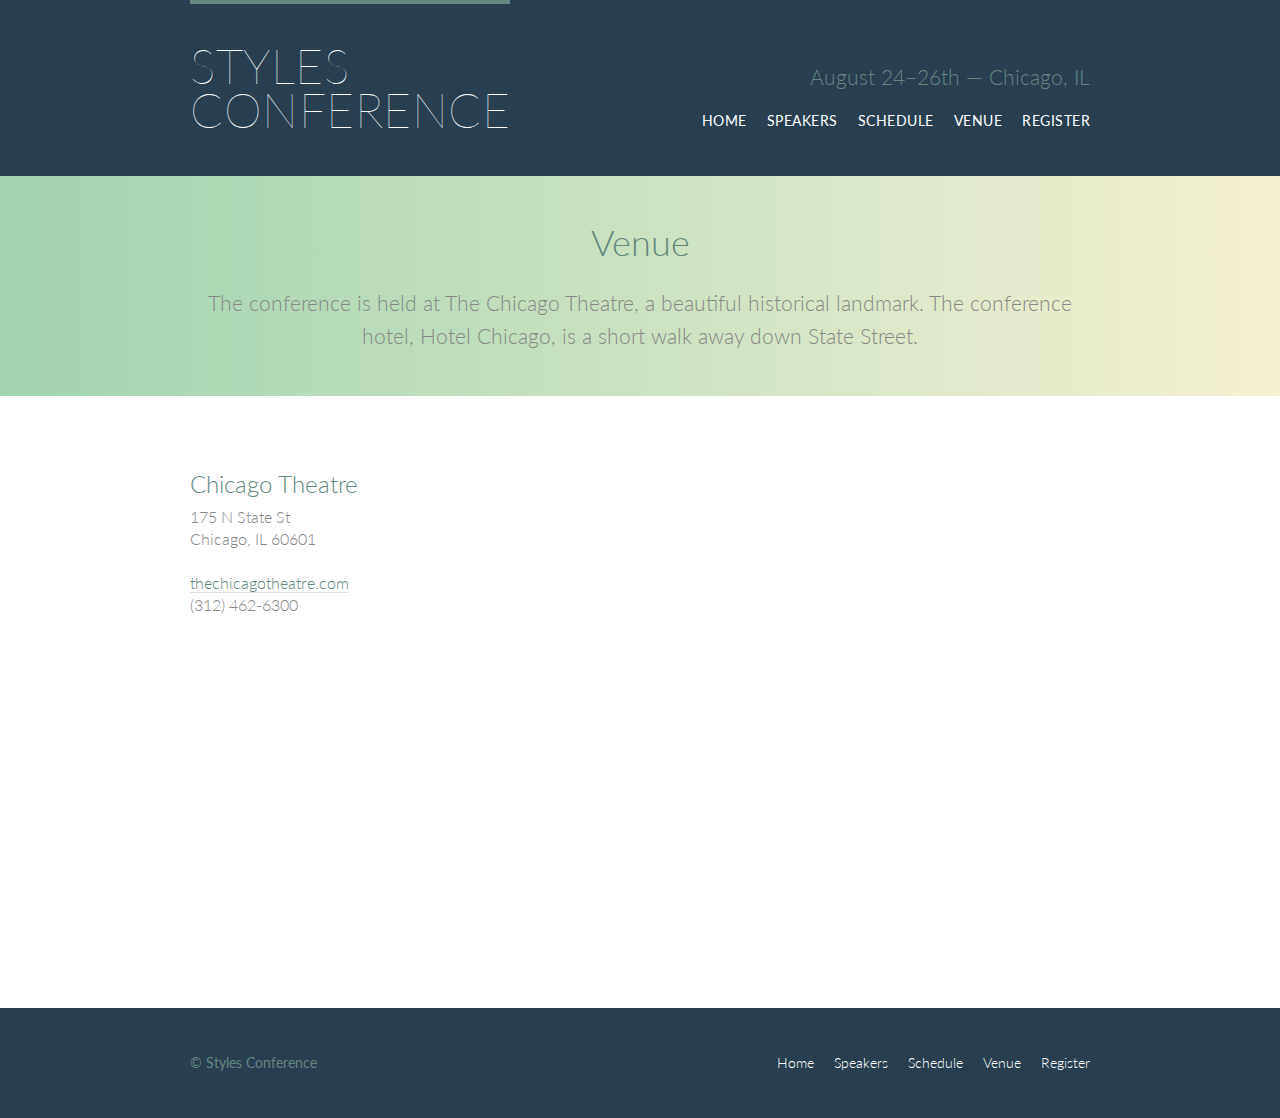
<file: venue.html>
<!DOCTYPE html>
<html lang="en">

  <head>
    <meta charset="utf-8">
    <title>Venue - Styles Conference</title>
    <link rel="stylesheet" href="assets/stylesheets/main.css">
    <link rel="stylesheet" href="http://fonts.googleapis.com/css?family=Lato:100,300,400">
  </head>

  <body>

    <!-- Header -->

    <header class="primary-header container group">

      <h1 class="logo">
        <a href="index.html">Styles <br> Conference</a>
      </h1>

      <h3 class="tagline">August 24&ndash;26th &mdash; Chicago, IL</h3>

      <nav class="nav primary-nav">
        <ul>
          <li><a href="index.html">Home</a></li><!--
          --><li><a href="speakers.html">Speakers</a></li><!--
          --><li><a href="schedule.html">Schedule</a></li><!--
          --><li><a href="venue.html">Venue</a></li><!--
          --><li><a href="register.html">Register</a></li>
        </ul>
      </nav>

    </header>

    <!-- Lead -->

    <section class="row-alt">
      <div class="lead container">

        <h1>Venue</h1>

        <p>The conference is held at The Chicago Theatre, a beautiful historical landmark. The conference hotel, Hotel Chicago, is a short walk away down State Street.</p>

      </div>
    </section>

    <section class="row">
      <div class="grid">
    
        <section class="venue-theatre">
          
          <div class="col-1-3">
            <h2>Chicago Theatre</h2>
            <p>175 N State St <br> Chicago, IL 60601</p>
            <p><a href="http://www.thechicagotheatre.com/">thechicagotheatre.com</a> <br> (312) 462-6300</p>
          </div><!--

         --><iframe class="venue-map col-2-3" src="https://www.google.com/maps/embed?pb=!1m5!3m3!1m2!1s0x880e2ca55810a493%3A0x4700ddf60fcbfad6!2schicago+theatre!5e0!3m2!1sen!2sus!4v1388701393606"></iframe>

        </section>
    
        <section class="venue-hotel">

          <div class="col-1-3"></div><!--
          --><iframe class="col-2-3"></iframe>

        </section>
    
      </div>
    </section>    

    <!-- Footer -->

    <footer class="primary-footer container group">

      <small>&copy; Styles Conference</small>

      <nav class="nav">
        <ul>
          <li><a href="index.html">Home</a></li><!--
          --><li><a href="speakers.html">Speakers</a></li><!--
          --><li><a href="schedule.html">Schedule</a></li><!--
          --><li><a href="venue.html">Venue</a></li><!--
          --><li><a href="register.html">Register</a></li>
        </ul>
      </nav>

    </footer>

  </body>
</html>
</file>
<file: assets/stylesheets/main.css>
/* http://meyerweb.com/eric/tools/css/reset/
   v2.0 | 20110126
   License: none (public domain)
*/

html, body, div, span, applet, object, iframe,
h1, h2, h3, h4, h5, h6, p, blockquote, pre,
a, abbr, acronym, address, big, cite, code,
del, dfn, em, img, ins, kbd, q, s, samp,
small, strike, strong, sub, sup, tt, var,
b, u, i, center,
dl, dt, dd, ol, ul, li,
fieldset, form, label, legend,
table, caption, tbody, tfoot, thead, tr, th, td,
article, aside, canvas, details, embed,
figure, figcaption, footer, header, hgroup,
menu, nav, output, ruby, section, summary,
time, mark, audio, video {
  margin: 0;
  padding: 0;
  border: 0;
  font-size: 100%;
  font: inherit;
  vertical-align: baseline;
}
/* HTML5 display-role reset for older browsers */
article, aside, details, figcaption, figure,
footer, header, hgroup, menu, nav, section {
  display: block;
}
body {
  line-height: 1;
}
ol, ul {
  list-style: none;
}
blockquote, q {
  quotes: none;
}
blockquote:before, blockquote:after,
q:before, q:after {
  content: '';
  content: none;
}
table {
  border-collapse: collapse;
  border-spacing: 0;
}

/*
  ========================================
  Custom styles
  ========================================
*/

body {
  background: #293f50;
  color: #888;
  font: 300 16px/22px "Lato", "Open Sans", "Helvetica Neue", Helvetica, Arial, sans-serif;
}

/*
  ========================================
  Grid
  ========================================
*/

*,
*:before,
*:after {
  -webkit-box-sizing: border-box;
     -moz-box-sizing: border-box;
          box-sizing: border-box;
}
.container,
.grid {
  margin: 0 auto;
  width: 960px;
}
.container {
  padding-left: 30px;
  padding-right: 30px;
}
.grid,
.col-1-3,
.col-2-3 {
  padding-left: 15px;
  padding-right: 15px;
}
.col-1-3,
.col-2-3  {
  display: inline-block;
  vertical-align: top;
}
.col-1-3 {
  width: 33.33%;
}
.col-2-3 {
  width: 66.66%;
}

/*
  ========================================
  Clearfix
  ========================================
*/

.group:before,
.group:after {
  content: "";
  display: table;
}
.group:after {
  clear: both;
}
.group {
  clear: both;
  *zoom: 1;
}

/*
  ========================================
  Rows
  ========================================
*/

.row,
.row-alt {
  min-width: 960px;
}
.row {
  background: #fff;
  padding: 66px 0 44px 0;
}
.row-alt {
  background: #cbe2c1;
  background: -webkit-linear-gradient(to right, #a1d3b0, #f6f1d3);
  background:    -moz-linear-gradient(to right, #a1d3b0, #f6f1d3);
  background:         linear-gradient(to right, #a1d3b0, #f6f1d3);
  padding: 44px 0 22px 0;
}

/*
  ========================================
  Typography
  ========================================
*/

h1, h2, h3, h4 {
  color: #648880;
}
h1, h3, h4, h5, p {
  margin-bottom: 22px;
}
h1 {
  font-size: 36px;
  line-height: 44px;
}
h2 {
  font-size: 24px;
  line-height: 44px;
}
h3 {
  font-size: 21px;
}
h4 {
  font-size: 18px;
}
h5 {
  color: #a9b2b9;
  font-size: 14px;
  font-weight: 400;
  text-transform: uppercase;
}
strong {
  font-weight: 400;
}
cite,
em {
  font-style: italic;
}

/*
  ========================================
  Leads
  ========================================
*/

.lead {
  text-align: center;
}
.lead p {
  font-size: 21px;
  line-height: 33px;
}

/*
  ========================================
  Links
  ========================================
*/

a {
  color: #648880;
  text-decoration: none;
}
a:hover {
  color: #a9b2b9;
}
p a {
  border-bottom: 1px solid #dfe2e5;
}
.primary-header a,
.primary-footer a {
  color: #fff;
}
.primary-header a:hover,
.primary-footer a:hover {
  color: #648880;
}

/*
  ========================================
  Buttons
  ========================================
*/

.btn {
  border-radius: 5px;
  color: #fff;
  cursor: pointer;
  display: inline-block;
  font-weight: 400;
  letter-spacing: .5px;
  margin: 0;
  text-transform: uppercase;
}
.btn-alt {
  border: 1px solid #fff;
  padding: 10px 30px;
}
.btn-alt:hover {
  background: #fff;
  color: #648880;
}

/*
  ========================================
  Primary header
  ========================================
*/

.logo {
  border-top: 4px solid #648880;
  float: left;
  font-size: 48px;
  font-weight: 100;
  letter-spacing: .5px;
  line-height: 44px;
  padding: 40px 0 22px 0;
  text-transform: uppercase;
}
.tagline {
  margin: 66px 0 22px 0;
  text-align: right;
}
.primary-nav {
  font-size: 14px;
  font-weight: 400;
  letter-spacing: .5px;
  text-transform: uppercase;
}

/*
  ========================================
  Primary footer
  ========================================
*/

.primary-footer {
  color: #648880;
  font-size: 14px;
  padding-bottom: 44px;
  padding-top: 44px;
}
.primary-footer small {
  float: left;
  font-weight: 400;
}

/*
  ========================================
  Navigation
  ========================================
*/

.nav {
  text-align: right;
}
.nav li {
  display: inline-block;
  margin: 0 10px;
  vertical-align: top;
}
.nav li:last-child {
  margin-right: 0;
}

/*
  ========================================
  Home
  ========================================
*/

.hero {
  color: #fff;
  line-height: 44px;
  padding: 22px 80px 66px 80px;
  text-align: center;
}
.hero h2 {
  font-size: 36px;
}
.hero p {
  font-size: 24px;
  font-weight: 100;
}
.teaser a:hover h3 {
  color: #a9b2b9;
}

.teaser img {
  border-radius: 5px;
  display: block;
  margin-bottom: 22px;
  max-width: 100%
}

/*
  ========================================
  Speakers
  ========================================
*/

.speaker {
  margin-bottom: 44px;
}
.speaker-info {
  border: 1px solid #dfe2e5;
  border-radius: 5px;
  margin-top: 88px;
  padding-bottom: 22px 0;
  text-align: center;
}

.speaker-info img {
  border-radius: 50%;
  height: 130px;
  margin: -66px 0 22px 0;
  vertical-align: top;
}

/*
  ========================================
  Venue
  ========================================
*/

.venue-theatre {
  margin-bottom: 66px;
}
.venue-hotel {
  margin-bottom: 22px;
}
.venue-map {
  height: 264px;
}
</file>
